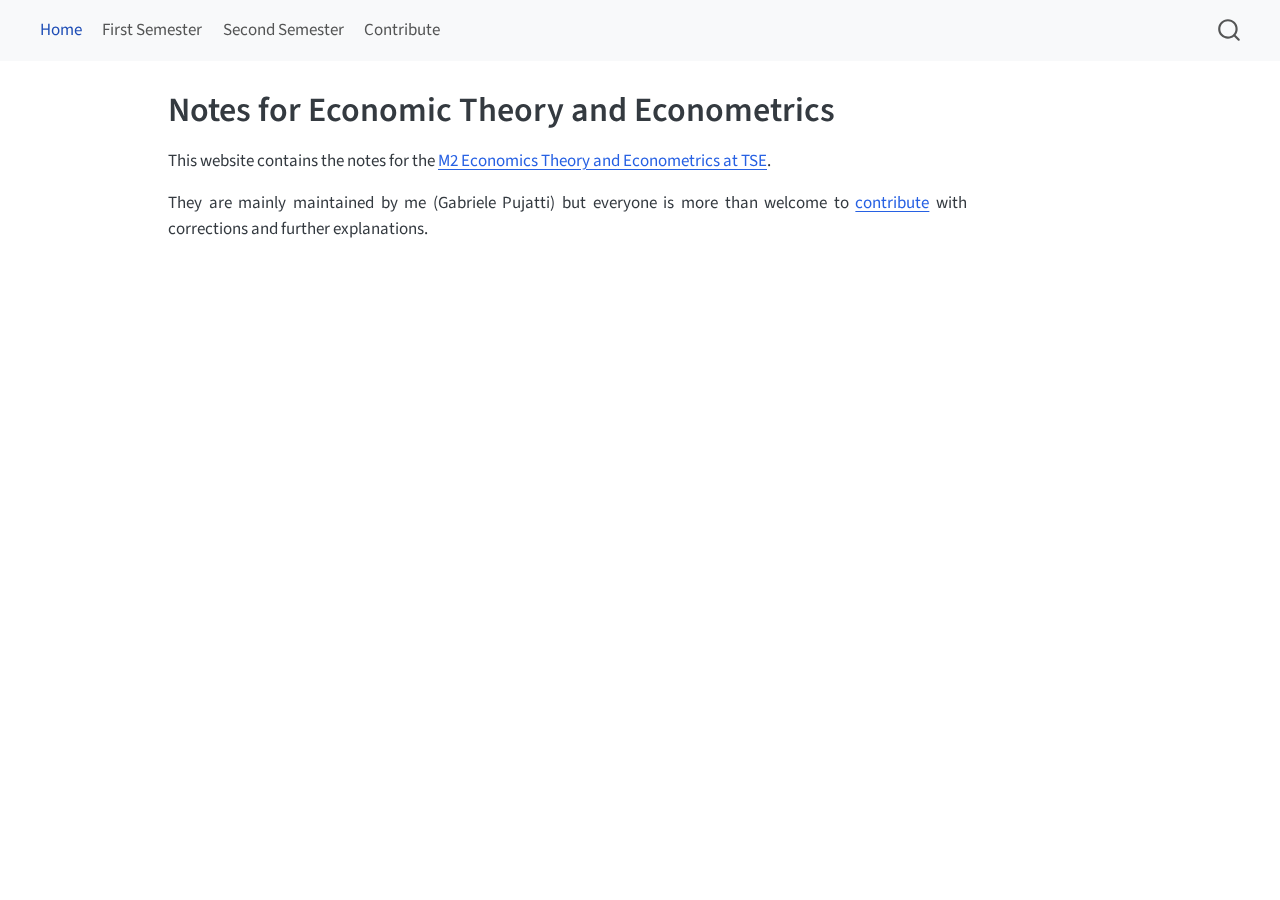
<file: docs/index.html>
<!DOCTYPE html>
<html xmlns="http://www.w3.org/1999/xhtml" lang="en" xml:lang="en"><head>

<meta charset="utf-8">
<meta name="generator" content="quarto-1.5.47">

<meta name="viewport" content="width=device-width, initial-scale=1.0, user-scalable=yes">


<title>Notes for Economic Theory and Econometrics – ETE Notes</title>
<style>
code{white-space: pre-wrap;}
span.smallcaps{font-variant: small-caps;}
div.columns{display: flex; gap: min(4vw, 1.5em);}
div.column{flex: auto; overflow-x: auto;}
div.hanging-indent{margin-left: 1.5em; text-indent: -1.5em;}
ul.task-list{list-style: none;}
ul.task-list li input[type="checkbox"] {
  width: 0.8em;
  margin: 0 0.8em 0.2em -1em; /* quarto-specific, see https://github.com/quarto-dev/quarto-cli/issues/4556 */ 
  vertical-align: middle;
}
</style>


<script src="site_libs/quarto-nav/quarto-nav.js"></script>
<script src="site_libs/quarto-nav/headroom.min.js"></script>
<script src="site_libs/clipboard/clipboard.min.js"></script>
<script src="site_libs/quarto-search/autocomplete.umd.js"></script>
<script src="site_libs/quarto-search/fuse.min.js"></script>
<script src="site_libs/quarto-search/quarto-search.js"></script>
<meta name="quarto:offset" content="./">
<script src="site_libs/quarto-html/quarto.js"></script>
<script src="site_libs/quarto-html/popper.min.js"></script>
<script src="site_libs/quarto-html/tippy.umd.min.js"></script>
<script src="site_libs/quarto-html/anchor.min.js"></script>
<link href="site_libs/quarto-html/tippy.css" rel="stylesheet">
<link href="site_libs/quarto-html/quarto-syntax-highlighting.css" rel="stylesheet" id="quarto-text-highlighting-styles">
<script src="site_libs/bootstrap/bootstrap.min.js"></script>
<link href="site_libs/bootstrap/bootstrap-icons.css" rel="stylesheet">
<link href="site_libs/bootstrap/bootstrap.min.css" rel="stylesheet" id="quarto-bootstrap" data-mode="light">
<script id="quarto-search-options" type="application/json">{
  "location": "navbar",
  "copy-button": false,
  "collapse-after": 3,
  "panel-placement": "end",
  "type": "overlay",
  "limit": 50,
  "keyboard-shortcut": [
    "f",
    "/",
    "s"
  ],
  "show-item-context": false,
  "language": {
    "search-no-results-text": "No results",
    "search-matching-documents-text": "matching documents",
    "search-copy-link-title": "Copy link to search",
    "search-hide-matches-text": "Hide additional matches",
    "search-more-match-text": "more match in this document",
    "search-more-matches-text": "more matches in this document",
    "search-clear-button-title": "Clear",
    "search-text-placeholder": "",
    "search-detached-cancel-button-title": "Cancel",
    "search-submit-button-title": "Submit",
    "search-label": "Search"
  }
}</script>


<link rel="stylesheet" href="styles.css">
</head>

<body class="nav-fixed">

<div id="quarto-search-results"></div>
  <header id="quarto-header" class="headroom fixed-top">
    <nav class="navbar navbar-expand-lg " data-bs-theme="dark">
      <div class="navbar-container container-fluid">
            <div id="quarto-search" class="" title="Search"></div>
          <button class="navbar-toggler" type="button" data-bs-toggle="collapse" data-bs-target="#navbarCollapse" aria-controls="navbarCollapse" role="menu" aria-expanded="false" aria-label="Toggle navigation" onclick="if (window.quartoToggleHeadroom) { window.quartoToggleHeadroom(); }">
  <span class="navbar-toggler-icon"></span>
</button>
          <div class="collapse navbar-collapse" id="navbarCollapse">
            <ul class="navbar-nav navbar-nav-scroll me-auto">
  <li class="nav-item">
    <a class="nav-link active" href="./index.html" aria-current="page"> 
<span class="menu-text">Home</span></a>
  </li>  
  <li class="nav-item">
    <a class="nav-link" href="./first_semester/index.html"> 
<span class="menu-text">First Semester</span></a>
  </li>  
  <li class="nav-item">
    <a class="nav-link" href="./second_semester/index.html"> 
<span class="menu-text">Second Semester</span></a>
  </li>  
  <li class="nav-item">
    <a class="nav-link" href="./contribute.html"> 
<span class="menu-text">Contribute</span></a>
  </li>  
</ul>
          </div> <!-- /navcollapse -->
            <div class="quarto-navbar-tools">
</div>
      </div> <!-- /container-fluid -->
    </nav>
</header>
<!-- content -->
<div id="quarto-content" class="quarto-container page-columns page-rows-contents page-layout-article page-navbar">
<!-- sidebar -->
<!-- margin-sidebar -->
    <div id="quarto-margin-sidebar" class="sidebar margin-sidebar zindex-bottom">
        
    </div>
<!-- main -->
<main class="content" id="quarto-document-content">

<header id="title-block-header" class="quarto-title-block default">
<div class="quarto-title">
<h1 class="title">Notes for Economic Theory and Econometrics</h1>
</div>



<div class="quarto-title-meta">

    
  
    
  </div>
  


</header>


<p>This website contains the notes for the <a href="https://www.tse-fr.eu/master-economic-theory-and-econometrics">M2 Economics Theory and Econometrics at TSE</a>.</p>
<p>They are mainly maintained by me (Gabriele Pujatti) but everyone is more than welcome to <a href="./contribute.html">contribute</a> with corrections and further explanations.</p>



</main> <!-- /main -->
<script id="quarto-html-after-body" type="application/javascript">
window.document.addEventListener("DOMContentLoaded", function (event) {
  const toggleBodyColorMode = (bsSheetEl) => {
    const mode = bsSheetEl.getAttribute("data-mode");
    const bodyEl = window.document.querySelector("body");
    if (mode === "dark") {
      bodyEl.classList.add("quarto-dark");
      bodyEl.classList.remove("quarto-light");
    } else {
      bodyEl.classList.add("quarto-light");
      bodyEl.classList.remove("quarto-dark");
    }
  }
  const toggleBodyColorPrimary = () => {
    const bsSheetEl = window.document.querySelector("link#quarto-bootstrap");
    if (bsSheetEl) {
      toggleBodyColorMode(bsSheetEl);
    }
  }
  toggleBodyColorPrimary();  
  const icon = "";
  const anchorJS = new window.AnchorJS();
  anchorJS.options = {
    placement: 'right',
    icon: icon
  };
  anchorJS.add('.anchored');
  const isCodeAnnotation = (el) => {
    for (const clz of el.classList) {
      if (clz.startsWith('code-annotation-')) {                     
        return true;
      }
    }
    return false;
  }
  const onCopySuccess = function(e) {
    // button target
    const button = e.trigger;
    // don't keep focus
    button.blur();
    // flash "checked"
    button.classList.add('code-copy-button-checked');
    var currentTitle = button.getAttribute("title");
    button.setAttribute("title", "Copied!");
    let tooltip;
    if (window.bootstrap) {
      button.setAttribute("data-bs-toggle", "tooltip");
      button.setAttribute("data-bs-placement", "left");
      button.setAttribute("data-bs-title", "Copied!");
      tooltip = new bootstrap.Tooltip(button, 
        { trigger: "manual", 
          customClass: "code-copy-button-tooltip",
          offset: [0, -8]});
      tooltip.show();    
    }
    setTimeout(function() {
      if (tooltip) {
        tooltip.hide();
        button.removeAttribute("data-bs-title");
        button.removeAttribute("data-bs-toggle");
        button.removeAttribute("data-bs-placement");
      }
      button.setAttribute("title", currentTitle);
      button.classList.remove('code-copy-button-checked');
    }, 1000);
    // clear code selection
    e.clearSelection();
  }
  const getTextToCopy = function(trigger) {
      const codeEl = trigger.previousElementSibling.cloneNode(true);
      for (const childEl of codeEl.children) {
        if (isCodeAnnotation(childEl)) {
          childEl.remove();
        }
      }
      return codeEl.innerText;
  }
  const clipboard = new window.ClipboardJS('.code-copy-button:not([data-in-quarto-modal])', {
    text: getTextToCopy
  });
  clipboard.on('success', onCopySuccess);
  if (window.document.getElementById('quarto-embedded-source-code-modal')) {
    // For code content inside modals, clipBoardJS needs to be initialized with a container option
    // TODO: Check when it could be a function (https://github.com/zenorocha/clipboard.js/issues/860)
    const clipboardModal = new window.ClipboardJS('.code-copy-button[data-in-quarto-modal]', {
      text: getTextToCopy,
      container: window.document.getElementById('quarto-embedded-source-code-modal')
    });
    clipboardModal.on('success', onCopySuccess);
  }
    var localhostRegex = new RegExp(/^(?:http|https):\/\/localhost\:?[0-9]*\//);
    var mailtoRegex = new RegExp(/^mailto:/);
      var filterRegex = new RegExp('/' + window.location.host + '/');
    var isInternal = (href) => {
        return filterRegex.test(href) || localhostRegex.test(href) || mailtoRegex.test(href);
    }
    // Inspect non-navigation links and adorn them if external
 	var links = window.document.querySelectorAll('a[href]:not(.nav-link):not(.navbar-brand):not(.toc-action):not(.sidebar-link):not(.sidebar-item-toggle):not(.pagination-link):not(.no-external):not([aria-hidden]):not(.dropdown-item):not(.quarto-navigation-tool):not(.about-link)');
    for (var i=0; i<links.length; i++) {
      const link = links[i];
      if (!isInternal(link.href)) {
        // undo the damage that might have been done by quarto-nav.js in the case of
        // links that we want to consider external
        if (link.dataset.originalHref !== undefined) {
          link.href = link.dataset.originalHref;
        }
      }
    }
  function tippyHover(el, contentFn, onTriggerFn, onUntriggerFn) {
    const config = {
      allowHTML: true,
      maxWidth: 500,
      delay: 100,
      arrow: false,
      appendTo: function(el) {
          return el.parentElement;
      },
      interactive: true,
      interactiveBorder: 10,
      theme: 'quarto',
      placement: 'bottom-start',
    };
    if (contentFn) {
      config.content = contentFn;
    }
    if (onTriggerFn) {
      config.onTrigger = onTriggerFn;
    }
    if (onUntriggerFn) {
      config.onUntrigger = onUntriggerFn;
    }
    window.tippy(el, config); 
  }
  const noterefs = window.document.querySelectorAll('a[role="doc-noteref"]');
  for (var i=0; i<noterefs.length; i++) {
    const ref = noterefs[i];
    tippyHover(ref, function() {
      // use id or data attribute instead here
      let href = ref.getAttribute('data-footnote-href') || ref.getAttribute('href');
      try { href = new URL(href).hash; } catch {}
      const id = href.replace(/^#\/?/, "");
      const note = window.document.getElementById(id);
      if (note) {
        return note.innerHTML;
      } else {
        return "";
      }
    });
  }
  const xrefs = window.document.querySelectorAll('a.quarto-xref');
  const processXRef = (id, note) => {
    // Strip column container classes
    const stripColumnClz = (el) => {
      el.classList.remove("page-full", "page-columns");
      if (el.children) {
        for (const child of el.children) {
          stripColumnClz(child);
        }
      }
    }
    stripColumnClz(note)
    if (id === null || id.startsWith('sec-')) {
      // Special case sections, only their first couple elements
      const container = document.createElement("div");
      if (note.children && note.children.length > 2) {
        container.appendChild(note.children[0].cloneNode(true));
        for (let i = 1; i < note.children.length; i++) {
          const child = note.children[i];
          if (child.tagName === "P" && child.innerText === "") {
            continue;
          } else {
            container.appendChild(child.cloneNode(true));
            break;
          }
        }
        if (window.Quarto?.typesetMath) {
          window.Quarto.typesetMath(container);
        }
        return container.innerHTML
      } else {
        if (window.Quarto?.typesetMath) {
          window.Quarto.typesetMath(note);
        }
        return note.innerHTML;
      }
    } else {
      // Remove any anchor links if they are present
      const anchorLink = note.querySelector('a.anchorjs-link');
      if (anchorLink) {
        anchorLink.remove();
      }
      if (window.Quarto?.typesetMath) {
        window.Quarto.typesetMath(note);
      }
      // TODO in 1.5, we should make sure this works without a callout special case
      if (note.classList.contains("callout")) {
        return note.outerHTML;
      } else {
        return note.innerHTML;
      }
    }
  }
  for (var i=0; i<xrefs.length; i++) {
    const xref = xrefs[i];
    tippyHover(xref, undefined, function(instance) {
      instance.disable();
      let url = xref.getAttribute('href');
      let hash = undefined; 
      if (url.startsWith('#')) {
        hash = url;
      } else {
        try { hash = new URL(url).hash; } catch {}
      }
      if (hash) {
        const id = hash.replace(/^#\/?/, "");
        const note = window.document.getElementById(id);
        if (note !== null) {
          try {
            const html = processXRef(id, note.cloneNode(true));
            instance.setContent(html);
          } finally {
            instance.enable();
            instance.show();
          }
        } else {
          // See if we can fetch this
          fetch(url.split('#')[0])
          .then(res => res.text())
          .then(html => {
            const parser = new DOMParser();
            const htmlDoc = parser.parseFromString(html, "text/html");
            const note = htmlDoc.getElementById(id);
            if (note !== null) {
              const html = processXRef(id, note);
              instance.setContent(html);
            } 
          }).finally(() => {
            instance.enable();
            instance.show();
          });
        }
      } else {
        // See if we can fetch a full url (with no hash to target)
        // This is a special case and we should probably do some content thinning / targeting
        fetch(url)
        .then(res => res.text())
        .then(html => {
          const parser = new DOMParser();
          const htmlDoc = parser.parseFromString(html, "text/html");
          const note = htmlDoc.querySelector('main.content');
          if (note !== null) {
            // This should only happen for chapter cross references
            // (since there is no id in the URL)
            // remove the first header
            if (note.children.length > 0 && note.children[0].tagName === "HEADER") {
              note.children[0].remove();
            }
            const html = processXRef(null, note);
            instance.setContent(html);
          } 
        }).finally(() => {
          instance.enable();
          instance.show();
        });
      }
    }, function(instance) {
    });
  }
      let selectedAnnoteEl;
      const selectorForAnnotation = ( cell, annotation) => {
        let cellAttr = 'data-code-cell="' + cell + '"';
        let lineAttr = 'data-code-annotation="' +  annotation + '"';
        const selector = 'span[' + cellAttr + '][' + lineAttr + ']';
        return selector;
      }
      const selectCodeLines = (annoteEl) => {
        const doc = window.document;
        const targetCell = annoteEl.getAttribute("data-target-cell");
        const targetAnnotation = annoteEl.getAttribute("data-target-annotation");
        const annoteSpan = window.document.querySelector(selectorForAnnotation(targetCell, targetAnnotation));
        const lines = annoteSpan.getAttribute("data-code-lines").split(",");
        const lineIds = lines.map((line) => {
          return targetCell + "-" + line;
        })
        let top = null;
        let height = null;
        let parent = null;
        if (lineIds.length > 0) {
            //compute the position of the single el (top and bottom and make a div)
            const el = window.document.getElementById(lineIds[0]);
            top = el.offsetTop;
            height = el.offsetHeight;
            parent = el.parentElement.parentElement;
          if (lineIds.length > 1) {
            const lastEl = window.document.getElementById(lineIds[lineIds.length - 1]);
            const bottom = lastEl.offsetTop + lastEl.offsetHeight;
            height = bottom - top;
          }
          if (top !== null && height !== null && parent !== null) {
            // cook up a div (if necessary) and position it 
            let div = window.document.getElementById("code-annotation-line-highlight");
            if (div === null) {
              div = window.document.createElement("div");
              div.setAttribute("id", "code-annotation-line-highlight");
              div.style.position = 'absolute';
              parent.appendChild(div);
            }
            div.style.top = top - 2 + "px";
            div.style.height = height + 4 + "px";
            div.style.left = 0;
            let gutterDiv = window.document.getElementById("code-annotation-line-highlight-gutter");
            if (gutterDiv === null) {
              gutterDiv = window.document.createElement("div");
              gutterDiv.setAttribute("id", "code-annotation-line-highlight-gutter");
              gutterDiv.style.position = 'absolute';
              const codeCell = window.document.getElementById(targetCell);
              const gutter = codeCell.querySelector('.code-annotation-gutter');
              gutter.appendChild(gutterDiv);
            }
            gutterDiv.style.top = top - 2 + "px";
            gutterDiv.style.height = height + 4 + "px";
          }
          selectedAnnoteEl = annoteEl;
        }
      };
      const unselectCodeLines = () => {
        const elementsIds = ["code-annotation-line-highlight", "code-annotation-line-highlight-gutter"];
        elementsIds.forEach((elId) => {
          const div = window.document.getElementById(elId);
          if (div) {
            div.remove();
          }
        });
        selectedAnnoteEl = undefined;
      };
        // Handle positioning of the toggle
    window.addEventListener(
      "resize",
      throttle(() => {
        elRect = undefined;
        if (selectedAnnoteEl) {
          selectCodeLines(selectedAnnoteEl);
        }
      }, 10)
    );
    function throttle(fn, ms) {
    let throttle = false;
    let timer;
      return (...args) => {
        if(!throttle) { // first call gets through
            fn.apply(this, args);
            throttle = true;
        } else { // all the others get throttled
            if(timer) clearTimeout(timer); // cancel #2
            timer = setTimeout(() => {
              fn.apply(this, args);
              timer = throttle = false;
            }, ms);
        }
      };
    }
      // Attach click handler to the DT
      const annoteDls = window.document.querySelectorAll('dt[data-target-cell]');
      for (const annoteDlNode of annoteDls) {
        annoteDlNode.addEventListener('click', (event) => {
          const clickedEl = event.target;
          if (clickedEl !== selectedAnnoteEl) {
            unselectCodeLines();
            const activeEl = window.document.querySelector('dt[data-target-cell].code-annotation-active');
            if (activeEl) {
              activeEl.classList.remove('code-annotation-active');
            }
            selectCodeLines(clickedEl);
            clickedEl.classList.add('code-annotation-active');
          } else {
            // Unselect the line
            unselectCodeLines();
            clickedEl.classList.remove('code-annotation-active');
          }
        });
      }
  const findCites = (el) => {
    const parentEl = el.parentElement;
    if (parentEl) {
      const cites = parentEl.dataset.cites;
      if (cites) {
        return {
          el,
          cites: cites.split(' ')
        };
      } else {
        return findCites(el.parentElement)
      }
    } else {
      return undefined;
    }
  };
  var bibliorefs = window.document.querySelectorAll('a[role="doc-biblioref"]');
  for (var i=0; i<bibliorefs.length; i++) {
    const ref = bibliorefs[i];
    const citeInfo = findCites(ref);
    if (citeInfo) {
      tippyHover(citeInfo.el, function() {
        var popup = window.document.createElement('div');
        citeInfo.cites.forEach(function(cite) {
          var citeDiv = window.document.createElement('div');
          citeDiv.classList.add('hanging-indent');
          citeDiv.classList.add('csl-entry');
          var biblioDiv = window.document.getElementById('ref-' + cite);
          if (biblioDiv) {
            citeDiv.innerHTML = biblioDiv.innerHTML;
          }
          popup.appendChild(citeDiv);
        });
        return popup.innerHTML;
      });
    }
  }
});
</script>
</div> <!-- /content -->




</body></html>
</file>
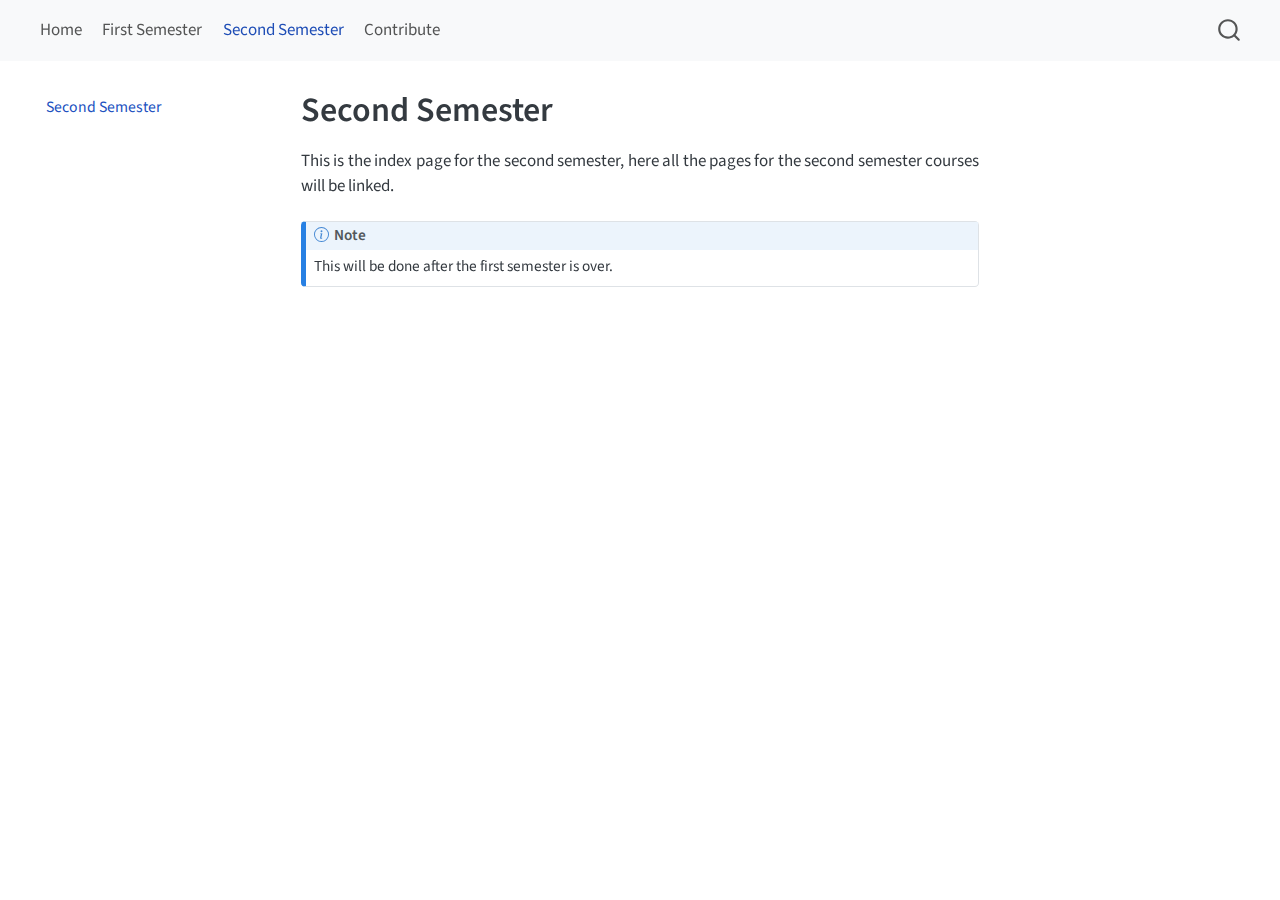
<file: docs/second_semester/index.html>
<!DOCTYPE html>
<html xmlns="http://www.w3.org/1999/xhtml" lang="en" xml:lang="en"><head>

<meta charset="utf-8">
<meta name="generator" content="quarto-1.5.47">

<meta name="viewport" content="width=device-width, initial-scale=1.0, user-scalable=yes">


<title>Second Semester – ETE Notes</title>
<style>
code{white-space: pre-wrap;}
span.smallcaps{font-variant: small-caps;}
div.columns{display: flex; gap: min(4vw, 1.5em);}
div.column{flex: auto; overflow-x: auto;}
div.hanging-indent{margin-left: 1.5em; text-indent: -1.5em;}
ul.task-list{list-style: none;}
ul.task-list li input[type="checkbox"] {
  width: 0.8em;
  margin: 0 0.8em 0.2em -1em; /* quarto-specific, see https://github.com/quarto-dev/quarto-cli/issues/4556 */ 
  vertical-align: middle;
}
</style>


<script src="../site_libs/quarto-nav/quarto-nav.js"></script>
<script src="../site_libs/quarto-nav/headroom.min.js"></script>
<script src="../site_libs/clipboard/clipboard.min.js"></script>
<script src="../site_libs/quarto-search/autocomplete.umd.js"></script>
<script src="../site_libs/quarto-search/fuse.min.js"></script>
<script src="../site_libs/quarto-search/quarto-search.js"></script>
<meta name="quarto:offset" content="../">
<script src="../site_libs/quarto-html/quarto.js"></script>
<script src="../site_libs/quarto-html/popper.min.js"></script>
<script src="../site_libs/quarto-html/tippy.umd.min.js"></script>
<script src="../site_libs/quarto-html/anchor.min.js"></script>
<link href="../site_libs/quarto-html/tippy.css" rel="stylesheet">
<link href="../site_libs/quarto-html/quarto-syntax-highlighting.css" rel="stylesheet" id="quarto-text-highlighting-styles">
<script src="../site_libs/bootstrap/bootstrap.min.js"></script>
<link href="../site_libs/bootstrap/bootstrap-icons.css" rel="stylesheet">
<link href="../site_libs/bootstrap/bootstrap.min.css" rel="stylesheet" id="quarto-bootstrap" data-mode="light">
<script id="quarto-search-options" type="application/json">{
  "location": "navbar",
  "copy-button": false,
  "collapse-after": 3,
  "panel-placement": "end",
  "type": "overlay",
  "limit": 50,
  "keyboard-shortcut": [
    "f",
    "/",
    "s"
  ],
  "show-item-context": false,
  "language": {
    "search-no-results-text": "No results",
    "search-matching-documents-text": "matching documents",
    "search-copy-link-title": "Copy link to search",
    "search-hide-matches-text": "Hide additional matches",
    "search-more-match-text": "more match in this document",
    "search-more-matches-text": "more matches in this document",
    "search-clear-button-title": "Clear",
    "search-text-placeholder": "",
    "search-detached-cancel-button-title": "Cancel",
    "search-submit-button-title": "Submit",
    "search-label": "Search"
  }
}</script>


<link rel="stylesheet" href="../styles.css">
</head>

<body class="nav-sidebar floating nav-fixed">

<div id="quarto-search-results"></div>
  <header id="quarto-header" class="headroom fixed-top">
    <nav class="navbar navbar-expand-lg " data-bs-theme="dark">
      <div class="navbar-container container-fluid">
            <div id="quarto-search" class="" title="Search"></div>
          <button class="navbar-toggler" type="button" data-bs-toggle="collapse" data-bs-target="#navbarCollapse" aria-controls="navbarCollapse" role="menu" aria-expanded="false" aria-label="Toggle navigation" onclick="if (window.quartoToggleHeadroom) { window.quartoToggleHeadroom(); }">
  <span class="navbar-toggler-icon"></span>
</button>
          <div class="collapse navbar-collapse" id="navbarCollapse">
            <ul class="navbar-nav navbar-nav-scroll me-auto">
  <li class="nav-item">
    <a class="nav-link" href="../index.html"> 
<span class="menu-text">Home</span></a>
  </li>  
  <li class="nav-item">
    <a class="nav-link" href="../first_semester/index.html"> 
<span class="menu-text">First Semester</span></a>
  </li>  
  <li class="nav-item">
    <a class="nav-link active" href="../second_semester/index.html" aria-current="page"> 
<span class="menu-text">Second Semester</span></a>
  </li>  
  <li class="nav-item">
    <a class="nav-link" href="../contribute.html"> 
<span class="menu-text">Contribute</span></a>
  </li>  
</ul>
          </div> <!-- /navcollapse -->
            <div class="quarto-navbar-tools">
</div>
      </div> <!-- /container-fluid -->
    </nav>
  <nav class="quarto-secondary-nav">
    <div class="container-fluid d-flex">
      <button type="button" class="quarto-btn-toggle btn" data-bs-toggle="collapse" role="button" data-bs-target=".quarto-sidebar-collapse-item" aria-controls="quarto-sidebar" aria-expanded="false" aria-label="Toggle sidebar navigation" onclick="if (window.quartoToggleHeadroom) { window.quartoToggleHeadroom(); }">
        <i class="bi bi-layout-text-sidebar-reverse"></i>
      </button>
        <nav class="quarto-page-breadcrumbs" aria-label="breadcrumb"><ol class="breadcrumb"><li class="breadcrumb-item"><a href="../second_semester/index.html">Second Semester</a></li></ol></nav>
        <a class="flex-grow-1" role="navigation" data-bs-toggle="collapse" data-bs-target=".quarto-sidebar-collapse-item" aria-controls="quarto-sidebar" aria-expanded="false" aria-label="Toggle sidebar navigation" onclick="if (window.quartoToggleHeadroom) { window.quartoToggleHeadroom(); }">      
        </a>
    </div>
  </nav>
</header>
<!-- content -->
<div id="quarto-content" class="quarto-container page-columns page-rows-contents page-layout-article page-navbar">
<!-- sidebar -->
  <nav id="quarto-sidebar" class="sidebar collapse collapse-horizontal quarto-sidebar-collapse-item sidebar-navigation floating overflow-auto">
    <div class="sidebar-menu-container"> 
    <ul class="list-unstyled mt-1">
        <li class="sidebar-item">
  <div class="sidebar-item-container"> 
  <a href="../second_semester/index.html" class="sidebar-item-text sidebar-link active">
 <span class="menu-text">Second Semester</span></a>
  </div>
</li>
    </ul>
    </div>
</nav>
<div id="quarto-sidebar-glass" class="quarto-sidebar-collapse-item" data-bs-toggle="collapse" data-bs-target=".quarto-sidebar-collapse-item"></div>
<!-- margin-sidebar -->
    <div id="quarto-margin-sidebar" class="sidebar margin-sidebar zindex-bottom">
        
    </div>
<!-- main -->
<main class="content" id="quarto-document-content">

<header id="title-block-header" class="quarto-title-block default">
<div class="quarto-title">
<h1 class="title">Second Semester</h1>
</div>



<div class="quarto-title-meta">

    
  
    
  </div>
  


</header>


<p>This is the index page for the second semester, here all the pages for the second semester courses will be linked.</p>
<div class="callout callout-style-default callout-note callout-titled">
<div class="callout-header d-flex align-content-center">
<div class="callout-icon-container">
<i class="callout-icon"></i>
</div>
<div class="callout-title-container flex-fill">
Note
</div>
</div>
<div class="callout-body-container callout-body">
<p>This will be done after the first semester is over.</p>
</div>
</div>



</main> <!-- /main -->
<script id="quarto-html-after-body" type="application/javascript">
window.document.addEventListener("DOMContentLoaded", function (event) {
  const toggleBodyColorMode = (bsSheetEl) => {
    const mode = bsSheetEl.getAttribute("data-mode");
    const bodyEl = window.document.querySelector("body");
    if (mode === "dark") {
      bodyEl.classList.add("quarto-dark");
      bodyEl.classList.remove("quarto-light");
    } else {
      bodyEl.classList.add("quarto-light");
      bodyEl.classList.remove("quarto-dark");
    }
  }
  const toggleBodyColorPrimary = () => {
    const bsSheetEl = window.document.querySelector("link#quarto-bootstrap");
    if (bsSheetEl) {
      toggleBodyColorMode(bsSheetEl);
    }
  }
  toggleBodyColorPrimary();  
  const icon = "";
  const anchorJS = new window.AnchorJS();
  anchorJS.options = {
    placement: 'right',
    icon: icon
  };
  anchorJS.add('.anchored');
  const isCodeAnnotation = (el) => {
    for (const clz of el.classList) {
      if (clz.startsWith('code-annotation-')) {                     
        return true;
      }
    }
    return false;
  }
  const onCopySuccess = function(e) {
    // button target
    const button = e.trigger;
    // don't keep focus
    button.blur();
    // flash "checked"
    button.classList.add('code-copy-button-checked');
    var currentTitle = button.getAttribute("title");
    button.setAttribute("title", "Copied!");
    let tooltip;
    if (window.bootstrap) {
      button.setAttribute("data-bs-toggle", "tooltip");
      button.setAttribute("data-bs-placement", "left");
      button.setAttribute("data-bs-title", "Copied!");
      tooltip = new bootstrap.Tooltip(button, 
        { trigger: "manual", 
          customClass: "code-copy-button-tooltip",
          offset: [0, -8]});
      tooltip.show();    
    }
    setTimeout(function() {
      if (tooltip) {
        tooltip.hide();
        button.removeAttribute("data-bs-title");
        button.removeAttribute("data-bs-toggle");
        button.removeAttribute("data-bs-placement");
      }
      button.setAttribute("title", currentTitle);
      button.classList.remove('code-copy-button-checked');
    }, 1000);
    // clear code selection
    e.clearSelection();
  }
  const getTextToCopy = function(trigger) {
      const codeEl = trigger.previousElementSibling.cloneNode(true);
      for (const childEl of codeEl.children) {
        if (isCodeAnnotation(childEl)) {
          childEl.remove();
        }
      }
      return codeEl.innerText;
  }
  const clipboard = new window.ClipboardJS('.code-copy-button:not([data-in-quarto-modal])', {
    text: getTextToCopy
  });
  clipboard.on('success', onCopySuccess);
  if (window.document.getElementById('quarto-embedded-source-code-modal')) {
    // For code content inside modals, clipBoardJS needs to be initialized with a container option
    // TODO: Check when it could be a function (https://github.com/zenorocha/clipboard.js/issues/860)
    const clipboardModal = new window.ClipboardJS('.code-copy-button[data-in-quarto-modal]', {
      text: getTextToCopy,
      container: window.document.getElementById('quarto-embedded-source-code-modal')
    });
    clipboardModal.on('success', onCopySuccess);
  }
    var localhostRegex = new RegExp(/^(?:http|https):\/\/localhost\:?[0-9]*\//);
    var mailtoRegex = new RegExp(/^mailto:/);
      var filterRegex = new RegExp('/' + window.location.host + '/');
    var isInternal = (href) => {
        return filterRegex.test(href) || localhostRegex.test(href) || mailtoRegex.test(href);
    }
    // Inspect non-navigation links and adorn them if external
 	var links = window.document.querySelectorAll('a[href]:not(.nav-link):not(.navbar-brand):not(.toc-action):not(.sidebar-link):not(.sidebar-item-toggle):not(.pagination-link):not(.no-external):not([aria-hidden]):not(.dropdown-item):not(.quarto-navigation-tool):not(.about-link)');
    for (var i=0; i<links.length; i++) {
      const link = links[i];
      if (!isInternal(link.href)) {
        // undo the damage that might have been done by quarto-nav.js in the case of
        // links that we want to consider external
        if (link.dataset.originalHref !== undefined) {
          link.href = link.dataset.originalHref;
        }
      }
    }
  function tippyHover(el, contentFn, onTriggerFn, onUntriggerFn) {
    const config = {
      allowHTML: true,
      maxWidth: 500,
      delay: 100,
      arrow: false,
      appendTo: function(el) {
          return el.parentElement;
      },
      interactive: true,
      interactiveBorder: 10,
      theme: 'quarto',
      placement: 'bottom-start',
    };
    if (contentFn) {
      config.content = contentFn;
    }
    if (onTriggerFn) {
      config.onTrigger = onTriggerFn;
    }
    if (onUntriggerFn) {
      config.onUntrigger = onUntriggerFn;
    }
    window.tippy(el, config); 
  }
  const noterefs = window.document.querySelectorAll('a[role="doc-noteref"]');
  for (var i=0; i<noterefs.length; i++) {
    const ref = noterefs[i];
    tippyHover(ref, function() {
      // use id or data attribute instead here
      let href = ref.getAttribute('data-footnote-href') || ref.getAttribute('href');
      try { href = new URL(href).hash; } catch {}
      const id = href.replace(/^#\/?/, "");
      const note = window.document.getElementById(id);
      if (note) {
        return note.innerHTML;
      } else {
        return "";
      }
    });
  }
  const xrefs = window.document.querySelectorAll('a.quarto-xref');
  const processXRef = (id, note) => {
    // Strip column container classes
    const stripColumnClz = (el) => {
      el.classList.remove("page-full", "page-columns");
      if (el.children) {
        for (const child of el.children) {
          stripColumnClz(child);
        }
      }
    }
    stripColumnClz(note)
    if (id === null || id.startsWith('sec-')) {
      // Special case sections, only their first couple elements
      const container = document.createElement("div");
      if (note.children && note.children.length > 2) {
        container.appendChild(note.children[0].cloneNode(true));
        for (let i = 1; i < note.children.length; i++) {
          const child = note.children[i];
          if (child.tagName === "P" && child.innerText === "") {
            continue;
          } else {
            container.appendChild(child.cloneNode(true));
            break;
          }
        }
        if (window.Quarto?.typesetMath) {
          window.Quarto.typesetMath(container);
        }
        return container.innerHTML
      } else {
        if (window.Quarto?.typesetMath) {
          window.Quarto.typesetMath(note);
        }
        return note.innerHTML;
      }
    } else {
      // Remove any anchor links if they are present
      const anchorLink = note.querySelector('a.anchorjs-link');
      if (anchorLink) {
        anchorLink.remove();
      }
      if (window.Quarto?.typesetMath) {
        window.Quarto.typesetMath(note);
      }
      // TODO in 1.5, we should make sure this works without a callout special case
      if (note.classList.contains("callout")) {
        return note.outerHTML;
      } else {
        return note.innerHTML;
      }
    }
  }
  for (var i=0; i<xrefs.length; i++) {
    const xref = xrefs[i];
    tippyHover(xref, undefined, function(instance) {
      instance.disable();
      let url = xref.getAttribute('href');
      let hash = undefined; 
      if (url.startsWith('#')) {
        hash = url;
      } else {
        try { hash = new URL(url).hash; } catch {}
      }
      if (hash) {
        const id = hash.replace(/^#\/?/, "");
        const note = window.document.getElementById(id);
        if (note !== null) {
          try {
            const html = processXRef(id, note.cloneNode(true));
            instance.setContent(html);
          } finally {
            instance.enable();
            instance.show();
          }
        } else {
          // See if we can fetch this
          fetch(url.split('#')[0])
          .then(res => res.text())
          .then(html => {
            const parser = new DOMParser();
            const htmlDoc = parser.parseFromString(html, "text/html");
            const note = htmlDoc.getElementById(id);
            if (note !== null) {
              const html = processXRef(id, note);
              instance.setContent(html);
            } 
          }).finally(() => {
            instance.enable();
            instance.show();
          });
        }
      } else {
        // See if we can fetch a full url (with no hash to target)
        // This is a special case and we should probably do some content thinning / targeting
        fetch(url)
        .then(res => res.text())
        .then(html => {
          const parser = new DOMParser();
          const htmlDoc = parser.parseFromString(html, "text/html");
          const note = htmlDoc.querySelector('main.content');
          if (note !== null) {
            // This should only happen for chapter cross references
            // (since there is no id in the URL)
            // remove the first header
            if (note.children.length > 0 && note.children[0].tagName === "HEADER") {
              note.children[0].remove();
            }
            const html = processXRef(null, note);
            instance.setContent(html);
          } 
        }).finally(() => {
          instance.enable();
          instance.show();
        });
      }
    }, function(instance) {
    });
  }
      let selectedAnnoteEl;
      const selectorForAnnotation = ( cell, annotation) => {
        let cellAttr = 'data-code-cell="' + cell + '"';
        let lineAttr = 'data-code-annotation="' +  annotation + '"';
        const selector = 'span[' + cellAttr + '][' + lineAttr + ']';
        return selector;
      }
      const selectCodeLines = (annoteEl) => {
        const doc = window.document;
        const targetCell = annoteEl.getAttribute("data-target-cell");
        const targetAnnotation = annoteEl.getAttribute("data-target-annotation");
        const annoteSpan = window.document.querySelector(selectorForAnnotation(targetCell, targetAnnotation));
        const lines = annoteSpan.getAttribute("data-code-lines").split(",");
        const lineIds = lines.map((line) => {
          return targetCell + "-" + line;
        })
        let top = null;
        let height = null;
        let parent = null;
        if (lineIds.length > 0) {
            //compute the position of the single el (top and bottom and make a div)
            const el = window.document.getElementById(lineIds[0]);
            top = el.offsetTop;
            height = el.offsetHeight;
            parent = el.parentElement.parentElement;
          if (lineIds.length > 1) {
            const lastEl = window.document.getElementById(lineIds[lineIds.length - 1]);
            const bottom = lastEl.offsetTop + lastEl.offsetHeight;
            height = bottom - top;
          }
          if (top !== null && height !== null && parent !== null) {
            // cook up a div (if necessary) and position it 
            let div = window.document.getElementById("code-annotation-line-highlight");
            if (div === null) {
              div = window.document.createElement("div");
              div.setAttribute("id", "code-annotation-line-highlight");
              div.style.position = 'absolute';
              parent.appendChild(div);
            }
            div.style.top = top - 2 + "px";
            div.style.height = height + 4 + "px";
            div.style.left = 0;
            let gutterDiv = window.document.getElementById("code-annotation-line-highlight-gutter");
            if (gutterDiv === null) {
              gutterDiv = window.document.createElement("div");
              gutterDiv.setAttribute("id", "code-annotation-line-highlight-gutter");
              gutterDiv.style.position = 'absolute';
              const codeCell = window.document.getElementById(targetCell);
              const gutter = codeCell.querySelector('.code-annotation-gutter');
              gutter.appendChild(gutterDiv);
            }
            gutterDiv.style.top = top - 2 + "px";
            gutterDiv.style.height = height + 4 + "px";
          }
          selectedAnnoteEl = annoteEl;
        }
      };
      const unselectCodeLines = () => {
        const elementsIds = ["code-annotation-line-highlight", "code-annotation-line-highlight-gutter"];
        elementsIds.forEach((elId) => {
          const div = window.document.getElementById(elId);
          if (div) {
            div.remove();
          }
        });
        selectedAnnoteEl = undefined;
      };
        // Handle positioning of the toggle
    window.addEventListener(
      "resize",
      throttle(() => {
        elRect = undefined;
        if (selectedAnnoteEl) {
          selectCodeLines(selectedAnnoteEl);
        }
      }, 10)
    );
    function throttle(fn, ms) {
    let throttle = false;
    let timer;
      return (...args) => {
        if(!throttle) { // first call gets through
            fn.apply(this, args);
            throttle = true;
        } else { // all the others get throttled
            if(timer) clearTimeout(timer); // cancel #2
            timer = setTimeout(() => {
              fn.apply(this, args);
              timer = throttle = false;
            }, ms);
        }
      };
    }
      // Attach click handler to the DT
      const annoteDls = window.document.querySelectorAll('dt[data-target-cell]');
      for (const annoteDlNode of annoteDls) {
        annoteDlNode.addEventListener('click', (event) => {
          const clickedEl = event.target;
          if (clickedEl !== selectedAnnoteEl) {
            unselectCodeLines();
            const activeEl = window.document.querySelector('dt[data-target-cell].code-annotation-active');
            if (activeEl) {
              activeEl.classList.remove('code-annotation-active');
            }
            selectCodeLines(clickedEl);
            clickedEl.classList.add('code-annotation-active');
          } else {
            // Unselect the line
            unselectCodeLines();
            clickedEl.classList.remove('code-annotation-active');
          }
        });
      }
  const findCites = (el) => {
    const parentEl = el.parentElement;
    if (parentEl) {
      const cites = parentEl.dataset.cites;
      if (cites) {
        return {
          el,
          cites: cites.split(' ')
        };
      } else {
        return findCites(el.parentElement)
      }
    } else {
      return undefined;
    }
  };
  var bibliorefs = window.document.querySelectorAll('a[role="doc-biblioref"]');
  for (var i=0; i<bibliorefs.length; i++) {
    const ref = bibliorefs[i];
    const citeInfo = findCites(ref);
    if (citeInfo) {
      tippyHover(citeInfo.el, function() {
        var popup = window.document.createElement('div');
        citeInfo.cites.forEach(function(cite) {
          var citeDiv = window.document.createElement('div');
          citeDiv.classList.add('hanging-indent');
          citeDiv.classList.add('csl-entry');
          var biblioDiv = window.document.getElementById('ref-' + cite);
          if (biblioDiv) {
            citeDiv.innerHTML = biblioDiv.innerHTML;
          }
          popup.appendChild(citeDiv);
        });
        return popup.innerHTML;
      });
    }
  }
});
</script>
</div> <!-- /content -->




</body></html>
</file>
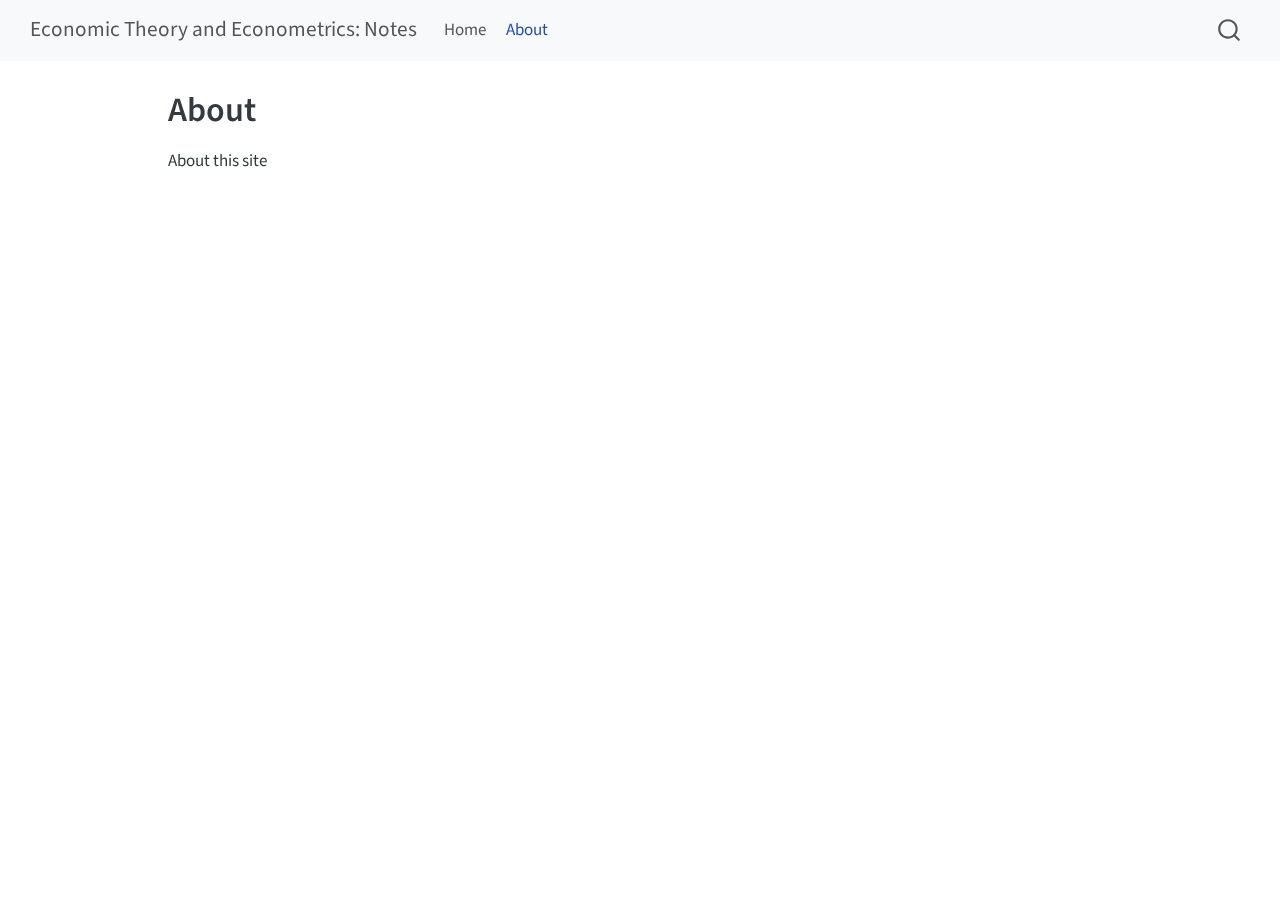
<file: docs/about.html>
<!DOCTYPE html>
<html xmlns="http://www.w3.org/1999/xhtml" lang="en" xml:lang="en"><head>

<meta charset="utf-8">
<meta name="generator" content="quarto-1.5.47">

<meta name="viewport" content="width=device-width, initial-scale=1.0, user-scalable=yes">


<title>About – Economic Theory and Econometrics: Notes</title>
<style>
code{white-space: pre-wrap;}
span.smallcaps{font-variant: small-caps;}
div.columns{display: flex; gap: min(4vw, 1.5em);}
div.column{flex: auto; overflow-x: auto;}
div.hanging-indent{margin-left: 1.5em; text-indent: -1.5em;}
ul.task-list{list-style: none;}
ul.task-list li input[type="checkbox"] {
  width: 0.8em;
  margin: 0 0.8em 0.2em -1em; /* quarto-specific, see https://github.com/quarto-dev/quarto-cli/issues/4556 */ 
  vertical-align: middle;
}
</style>


<script src="site_libs/quarto-nav/quarto-nav.js"></script>
<script src="site_libs/quarto-nav/headroom.min.js"></script>
<script src="site_libs/clipboard/clipboard.min.js"></script>
<script src="site_libs/quarto-search/autocomplete.umd.js"></script>
<script src="site_libs/quarto-search/fuse.min.js"></script>
<script src="site_libs/quarto-search/quarto-search.js"></script>
<meta name="quarto:offset" content="./">
<script src="site_libs/quarto-html/quarto.js"></script>
<script src="site_libs/quarto-html/popper.min.js"></script>
<script src="site_libs/quarto-html/tippy.umd.min.js"></script>
<script src="site_libs/quarto-html/anchor.min.js"></script>
<link href="site_libs/quarto-html/tippy.css" rel="stylesheet">
<link href="site_libs/quarto-html/quarto-syntax-highlighting.css" rel="stylesheet" id="quarto-text-highlighting-styles">
<script src="site_libs/bootstrap/bootstrap.min.js"></script>
<link href="site_libs/bootstrap/bootstrap-icons.css" rel="stylesheet">
<link href="site_libs/bootstrap/bootstrap.min.css" rel="stylesheet" id="quarto-bootstrap" data-mode="light">
<script id="quarto-search-options" type="application/json">{
  "location": "navbar",
  "copy-button": false,
  "collapse-after": 3,
  "panel-placement": "end",
  "type": "overlay",
  "limit": 50,
  "keyboard-shortcut": [
    "f",
    "/",
    "s"
  ],
  "show-item-context": false,
  "language": {
    "search-no-results-text": "No results",
    "search-matching-documents-text": "matching documents",
    "search-copy-link-title": "Copy link to search",
    "search-hide-matches-text": "Hide additional matches",
    "search-more-match-text": "more match in this document",
    "search-more-matches-text": "more matches in this document",
    "search-clear-button-title": "Clear",
    "search-text-placeholder": "",
    "search-detached-cancel-button-title": "Cancel",
    "search-submit-button-title": "Submit",
    "search-label": "Search"
  }
}</script>


<link rel="stylesheet" href="styles.css">
</head>

<body class="nav-fixed">

<div id="quarto-search-results"></div>
  <header id="quarto-header" class="headroom fixed-top">
    <nav class="navbar navbar-expand-lg " data-bs-theme="dark">
      <div class="navbar-container container-fluid">
      <div class="navbar-brand-container mx-auto">
    <a class="navbar-brand" href="./index.html">
    <span class="navbar-title">Economic Theory and Econometrics: Notes</span>
    </a>
  </div>
            <div id="quarto-search" class="" title="Search"></div>
          <button class="navbar-toggler" type="button" data-bs-toggle="collapse" data-bs-target="#navbarCollapse" aria-controls="navbarCollapse" role="menu" aria-expanded="false" aria-label="Toggle navigation" onclick="if (window.quartoToggleHeadroom) { window.quartoToggleHeadroom(); }">
  <span class="navbar-toggler-icon"></span>
</button>
          <div class="collapse navbar-collapse" id="navbarCollapse">
            <ul class="navbar-nav navbar-nav-scroll me-auto">
  <li class="nav-item">
    <a class="nav-link" href="./index.html"> 
<span class="menu-text">Home</span></a>
  </li>  
  <li class="nav-item">
    <a class="nav-link active" href="./about.html" aria-current="page"> 
<span class="menu-text">About</span></a>
  </li>  
</ul>
          </div> <!-- /navcollapse -->
            <div class="quarto-navbar-tools">
</div>
      </div> <!-- /container-fluid -->
    </nav>
</header>
<!-- content -->
<div id="quarto-content" class="quarto-container page-columns page-rows-contents page-layout-article page-navbar">
<!-- sidebar -->
<!-- margin-sidebar -->
    <div id="quarto-margin-sidebar" class="sidebar margin-sidebar zindex-bottom">
        
    </div>
<!-- main -->
<main class="content" id="quarto-document-content">

<header id="title-block-header" class="quarto-title-block default">
<div class="quarto-title">
<h1 class="title">About</h1>
</div>



<div class="quarto-title-meta">

    
  
    
  </div>
  


</header>


<p>About this site</p>



</main> <!-- /main -->
<script id="quarto-html-after-body" type="application/javascript">
window.document.addEventListener("DOMContentLoaded", function (event) {
  const toggleBodyColorMode = (bsSheetEl) => {
    const mode = bsSheetEl.getAttribute("data-mode");
    const bodyEl = window.document.querySelector("body");
    if (mode === "dark") {
      bodyEl.classList.add("quarto-dark");
      bodyEl.classList.remove("quarto-light");
    } else {
      bodyEl.classList.add("quarto-light");
      bodyEl.classList.remove("quarto-dark");
    }
  }
  const toggleBodyColorPrimary = () => {
    const bsSheetEl = window.document.querySelector("link#quarto-bootstrap");
    if (bsSheetEl) {
      toggleBodyColorMode(bsSheetEl);
    }
  }
  toggleBodyColorPrimary();  
  const icon = "";
  const anchorJS = new window.AnchorJS();
  anchorJS.options = {
    placement: 'right',
    icon: icon
  };
  anchorJS.add('.anchored');
  const isCodeAnnotation = (el) => {
    for (const clz of el.classList) {
      if (clz.startsWith('code-annotation-')) {                     
        return true;
      }
    }
    return false;
  }
  const onCopySuccess = function(e) {
    // button target
    const button = e.trigger;
    // don't keep focus
    button.blur();
    // flash "checked"
    button.classList.add('code-copy-button-checked');
    var currentTitle = button.getAttribute("title");
    button.setAttribute("title", "Copied!");
    let tooltip;
    if (window.bootstrap) {
      button.setAttribute("data-bs-toggle", "tooltip");
      button.setAttribute("data-bs-placement", "left");
      button.setAttribute("data-bs-title", "Copied!");
      tooltip = new bootstrap.Tooltip(button, 
        { trigger: "manual", 
          customClass: "code-copy-button-tooltip",
          offset: [0, -8]});
      tooltip.show();    
    }
    setTimeout(function() {
      if (tooltip) {
        tooltip.hide();
        button.removeAttribute("data-bs-title");
        button.removeAttribute("data-bs-toggle");
        button.removeAttribute("data-bs-placement");
      }
      button.setAttribute("title", currentTitle);
      button.classList.remove('code-copy-button-checked');
    }, 1000);
    // clear code selection
    e.clearSelection();
  }
  const getTextToCopy = function(trigger) {
      const codeEl = trigger.previousElementSibling.cloneNode(true);
      for (const childEl of codeEl.children) {
        if (isCodeAnnotation(childEl)) {
          childEl.remove();
        }
      }
      return codeEl.innerText;
  }
  const clipboard = new window.ClipboardJS('.code-copy-button:not([data-in-quarto-modal])', {
    text: getTextToCopy
  });
  clipboard.on('success', onCopySuccess);
  if (window.document.getElementById('quarto-embedded-source-code-modal')) {
    // For code content inside modals, clipBoardJS needs to be initialized with a container option
    // TODO: Check when it could be a function (https://github.com/zenorocha/clipboard.js/issues/860)
    const clipboardModal = new window.ClipboardJS('.code-copy-button[data-in-quarto-modal]', {
      text: getTextToCopy,
      container: window.document.getElementById('quarto-embedded-source-code-modal')
    });
    clipboardModal.on('success', onCopySuccess);
  }
    var localhostRegex = new RegExp(/^(?:http|https):\/\/localhost\:?[0-9]*\//);
    var mailtoRegex = new RegExp(/^mailto:/);
      var filterRegex = new RegExp('/' + window.location.host + '/');
    var isInternal = (href) => {
        return filterRegex.test(href) || localhostRegex.test(href) || mailtoRegex.test(href);
    }
    // Inspect non-navigation links and adorn them if external
 	var links = window.document.querySelectorAll('a[href]:not(.nav-link):not(.navbar-brand):not(.toc-action):not(.sidebar-link):not(.sidebar-item-toggle):not(.pagination-link):not(.no-external):not([aria-hidden]):not(.dropdown-item):not(.quarto-navigation-tool):not(.about-link)');
    for (var i=0; i<links.length; i++) {
      const link = links[i];
      if (!isInternal(link.href)) {
        // undo the damage that might have been done by quarto-nav.js in the case of
        // links that we want to consider external
        if (link.dataset.originalHref !== undefined) {
          link.href = link.dataset.originalHref;
        }
      }
    }
  function tippyHover(el, contentFn, onTriggerFn, onUntriggerFn) {
    const config = {
      allowHTML: true,
      maxWidth: 500,
      delay: 100,
      arrow: false,
      appendTo: function(el) {
          return el.parentElement;
      },
      interactive: true,
      interactiveBorder: 10,
      theme: 'quarto',
      placement: 'bottom-start',
    };
    if (contentFn) {
      config.content = contentFn;
    }
    if (onTriggerFn) {
      config.onTrigger = onTriggerFn;
    }
    if (onUntriggerFn) {
      config.onUntrigger = onUntriggerFn;
    }
    window.tippy(el, config); 
  }
  const noterefs = window.document.querySelectorAll('a[role="doc-noteref"]');
  for (var i=0; i<noterefs.length; i++) {
    const ref = noterefs[i];
    tippyHover(ref, function() {
      // use id or data attribute instead here
      let href = ref.getAttribute('data-footnote-href') || ref.getAttribute('href');
      try { href = new URL(href).hash; } catch {}
      const id = href.replace(/^#\/?/, "");
      const note = window.document.getElementById(id);
      if (note) {
        return note.innerHTML;
      } else {
        return "";
      }
    });
  }
  const xrefs = window.document.querySelectorAll('a.quarto-xref');
  const processXRef = (id, note) => {
    // Strip column container classes
    const stripColumnClz = (el) => {
      el.classList.remove("page-full", "page-columns");
      if (el.children) {
        for (const child of el.children) {
          stripColumnClz(child);
        }
      }
    }
    stripColumnClz(note)
    if (id === null || id.startsWith('sec-')) {
      // Special case sections, only their first couple elements
      const container = document.createElement("div");
      if (note.children && note.children.length > 2) {
        container.appendChild(note.children[0].cloneNode(true));
        for (let i = 1; i < note.children.length; i++) {
          const child = note.children[i];
          if (child.tagName === "P" && child.innerText === "") {
            continue;
          } else {
            container.appendChild(child.cloneNode(true));
            break;
          }
        }
        if (window.Quarto?.typesetMath) {
          window.Quarto.typesetMath(container);
        }
        return container.innerHTML
      } else {
        if (window.Quarto?.typesetMath) {
          window.Quarto.typesetMath(note);
        }
        return note.innerHTML;
      }
    } else {
      // Remove any anchor links if they are present
      const anchorLink = note.querySelector('a.anchorjs-link');
      if (anchorLink) {
        anchorLink.remove();
      }
      if (window.Quarto?.typesetMath) {
        window.Quarto.typesetMath(note);
      }
      // TODO in 1.5, we should make sure this works without a callout special case
      if (note.classList.contains("callout")) {
        return note.outerHTML;
      } else {
        return note.innerHTML;
      }
    }
  }
  for (var i=0; i<xrefs.length; i++) {
    const xref = xrefs[i];
    tippyHover(xref, undefined, function(instance) {
      instance.disable();
      let url = xref.getAttribute('href');
      let hash = undefined; 
      if (url.startsWith('#')) {
        hash = url;
      } else {
        try { hash = new URL(url).hash; } catch {}
      }
      if (hash) {
        const id = hash.replace(/^#\/?/, "");
        const note = window.document.getElementById(id);
        if (note !== null) {
          try {
            const html = processXRef(id, note.cloneNode(true));
            instance.setContent(html);
          } finally {
            instance.enable();
            instance.show();
          }
        } else {
          // See if we can fetch this
          fetch(url.split('#')[0])
          .then(res => res.text())
          .then(html => {
            const parser = new DOMParser();
            const htmlDoc = parser.parseFromString(html, "text/html");
            const note = htmlDoc.getElementById(id);
            if (note !== null) {
              const html = processXRef(id, note);
              instance.setContent(html);
            } 
          }).finally(() => {
            instance.enable();
            instance.show();
          });
        }
      } else {
        // See if we can fetch a full url (with no hash to target)
        // This is a special case and we should probably do some content thinning / targeting
        fetch(url)
        .then(res => res.text())
        .then(html => {
          const parser = new DOMParser();
          const htmlDoc = parser.parseFromString(html, "text/html");
          const note = htmlDoc.querySelector('main.content');
          if (note !== null) {
            // This should only happen for chapter cross references
            // (since there is no id in the URL)
            // remove the first header
            if (note.children.length > 0 && note.children[0].tagName === "HEADER") {
              note.children[0].remove();
            }
            const html = processXRef(null, note);
            instance.setContent(html);
          } 
        }).finally(() => {
          instance.enable();
          instance.show();
        });
      }
    }, function(instance) {
    });
  }
      let selectedAnnoteEl;
      const selectorForAnnotation = ( cell, annotation) => {
        let cellAttr = 'data-code-cell="' + cell + '"';
        let lineAttr = 'data-code-annotation="' +  annotation + '"';
        const selector = 'span[' + cellAttr + '][' + lineAttr + ']';
        return selector;
      }
      const selectCodeLines = (annoteEl) => {
        const doc = window.document;
        const targetCell = annoteEl.getAttribute("data-target-cell");
        const targetAnnotation = annoteEl.getAttribute("data-target-annotation");
        const annoteSpan = window.document.querySelector(selectorForAnnotation(targetCell, targetAnnotation));
        const lines = annoteSpan.getAttribute("data-code-lines").split(",");
        const lineIds = lines.map((line) => {
          return targetCell + "-" + line;
        })
        let top = null;
        let height = null;
        let parent = null;
        if (lineIds.length > 0) {
            //compute the position of the single el (top and bottom and make a div)
            const el = window.document.getElementById(lineIds[0]);
            top = el.offsetTop;
            height = el.offsetHeight;
            parent = el.parentElement.parentElement;
          if (lineIds.length > 1) {
            const lastEl = window.document.getElementById(lineIds[lineIds.length - 1]);
            const bottom = lastEl.offsetTop + lastEl.offsetHeight;
            height = bottom - top;
          }
          if (top !== null && height !== null && parent !== null) {
            // cook up a div (if necessary) and position it 
            let div = window.document.getElementById("code-annotation-line-highlight");
            if (div === null) {
              div = window.document.createElement("div");
              div.setAttribute("id", "code-annotation-line-highlight");
              div.style.position = 'absolute';
              parent.appendChild(div);
            }
            div.style.top = top - 2 + "px";
            div.style.height = height + 4 + "px";
            div.style.left = 0;
            let gutterDiv = window.document.getElementById("code-annotation-line-highlight-gutter");
            if (gutterDiv === null) {
              gutterDiv = window.document.createElement("div");
              gutterDiv.setAttribute("id", "code-annotation-line-highlight-gutter");
              gutterDiv.style.position = 'absolute';
              const codeCell = window.document.getElementById(targetCell);
              const gutter = codeCell.querySelector('.code-annotation-gutter');
              gutter.appendChild(gutterDiv);
            }
            gutterDiv.style.top = top - 2 + "px";
            gutterDiv.style.height = height + 4 + "px";
          }
          selectedAnnoteEl = annoteEl;
        }
      };
      const unselectCodeLines = () => {
        const elementsIds = ["code-annotation-line-highlight", "code-annotation-line-highlight-gutter"];
        elementsIds.forEach((elId) => {
          const div = window.document.getElementById(elId);
          if (div) {
            div.remove();
          }
        });
        selectedAnnoteEl = undefined;
      };
        // Handle positioning of the toggle
    window.addEventListener(
      "resize",
      throttle(() => {
        elRect = undefined;
        if (selectedAnnoteEl) {
          selectCodeLines(selectedAnnoteEl);
        }
      }, 10)
    );
    function throttle(fn, ms) {
    let throttle = false;
    let timer;
      return (...args) => {
        if(!throttle) { // first call gets through
            fn.apply(this, args);
            throttle = true;
        } else { // all the others get throttled
            if(timer) clearTimeout(timer); // cancel #2
            timer = setTimeout(() => {
              fn.apply(this, args);
              timer = throttle = false;
            }, ms);
        }
      };
    }
      // Attach click handler to the DT
      const annoteDls = window.document.querySelectorAll('dt[data-target-cell]');
      for (const annoteDlNode of annoteDls) {
        annoteDlNode.addEventListener('click', (event) => {
          const clickedEl = event.target;
          if (clickedEl !== selectedAnnoteEl) {
            unselectCodeLines();
            const activeEl = window.document.querySelector('dt[data-target-cell].code-annotation-active');
            if (activeEl) {
              activeEl.classList.remove('code-annotation-active');
            }
            selectCodeLines(clickedEl);
            clickedEl.classList.add('code-annotation-active');
          } else {
            // Unselect the line
            unselectCodeLines();
            clickedEl.classList.remove('code-annotation-active');
          }
        });
      }
  const findCites = (el) => {
    const parentEl = el.parentElement;
    if (parentEl) {
      const cites = parentEl.dataset.cites;
      if (cites) {
        return {
          el,
          cites: cites.split(' ')
        };
      } else {
        return findCites(el.parentElement)
      }
    } else {
      return undefined;
    }
  };
  var bibliorefs = window.document.querySelectorAll('a[role="doc-biblioref"]');
  for (var i=0; i<bibliorefs.length; i++) {
    const ref = bibliorefs[i];
    const citeInfo = findCites(ref);
    if (citeInfo) {
      tippyHover(citeInfo.el, function() {
        var popup = window.document.createElement('div');
        citeInfo.cites.forEach(function(cite) {
          var citeDiv = window.document.createElement('div');
          citeDiv.classList.add('hanging-indent');
          citeDiv.classList.add('csl-entry');
          var biblioDiv = window.document.getElementById('ref-' + cite);
          if (biblioDiv) {
            citeDiv.innerHTML = biblioDiv.innerHTML;
          }
          popup.appendChild(citeDiv);
        });
        return popup.innerHTML;
      });
    }
  }
});
</script>
</div> <!-- /content -->




</body></html>
</file>
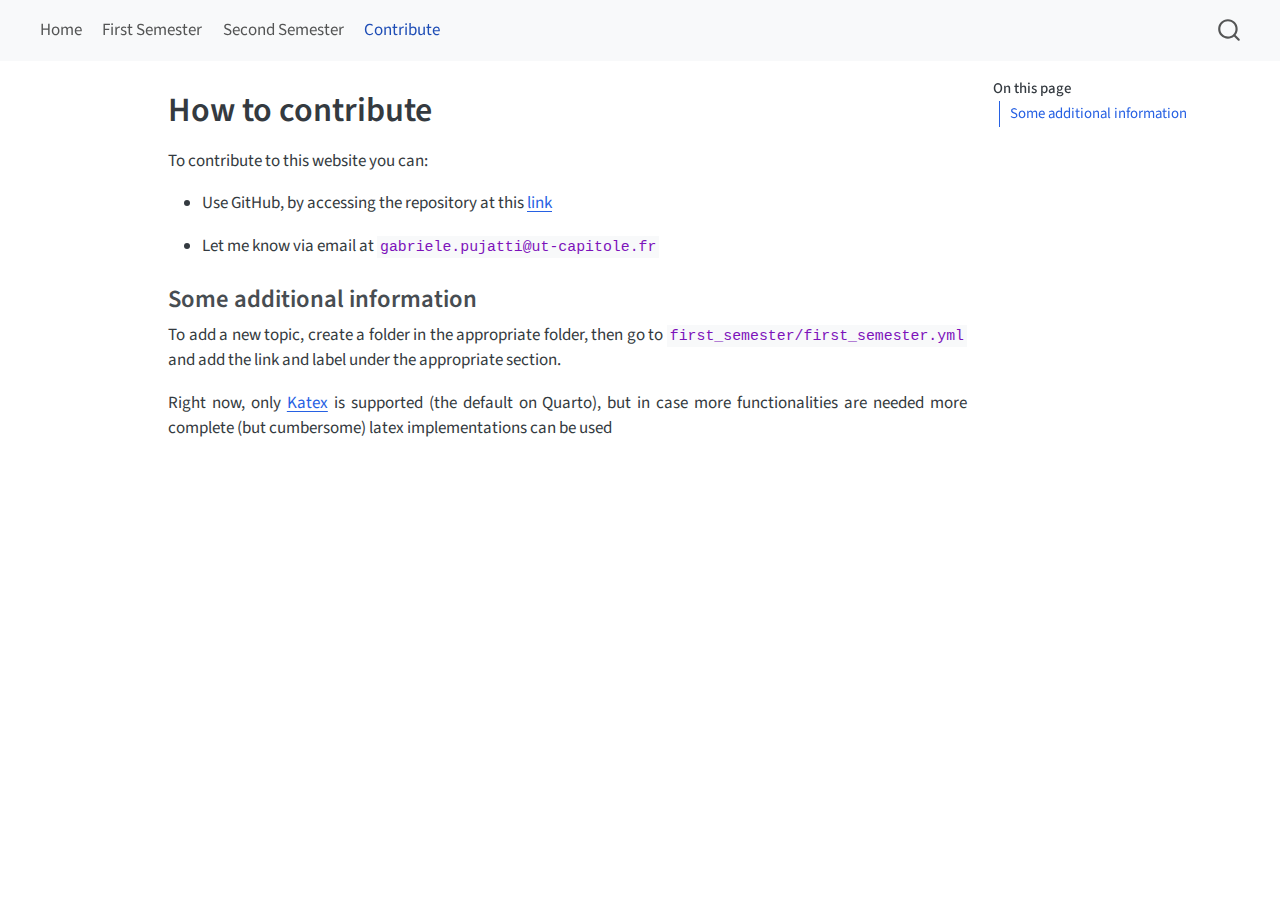
<file: docs/contribute.html>
<!DOCTYPE html>
<html xmlns="http://www.w3.org/1999/xhtml" lang="en" xml:lang="en"><head>

<meta charset="utf-8">
<meta name="generator" content="quarto-1.5.47">

<meta name="viewport" content="width=device-width, initial-scale=1.0, user-scalable=yes">


<title>How to contribute – ETE Notes</title>
<style>
code{white-space: pre-wrap;}
span.smallcaps{font-variant: small-caps;}
div.columns{display: flex; gap: min(4vw, 1.5em);}
div.column{flex: auto; overflow-x: auto;}
div.hanging-indent{margin-left: 1.5em; text-indent: -1.5em;}
ul.task-list{list-style: none;}
ul.task-list li input[type="checkbox"] {
  width: 0.8em;
  margin: 0 0.8em 0.2em -1em; /* quarto-specific, see https://github.com/quarto-dev/quarto-cli/issues/4556 */ 
  vertical-align: middle;
}
</style>


<script src="site_libs/quarto-nav/quarto-nav.js"></script>
<script src="site_libs/quarto-nav/headroom.min.js"></script>
<script src="site_libs/clipboard/clipboard.min.js"></script>
<script src="site_libs/quarto-search/autocomplete.umd.js"></script>
<script src="site_libs/quarto-search/fuse.min.js"></script>
<script src="site_libs/quarto-search/quarto-search.js"></script>
<meta name="quarto:offset" content="./">
<script src="site_libs/quarto-html/quarto.js"></script>
<script src="site_libs/quarto-html/popper.min.js"></script>
<script src="site_libs/quarto-html/tippy.umd.min.js"></script>
<script src="site_libs/quarto-html/anchor.min.js"></script>
<link href="site_libs/quarto-html/tippy.css" rel="stylesheet">
<link href="site_libs/quarto-html/quarto-syntax-highlighting.css" rel="stylesheet" id="quarto-text-highlighting-styles">
<script src="site_libs/bootstrap/bootstrap.min.js"></script>
<link href="site_libs/bootstrap/bootstrap-icons.css" rel="stylesheet">
<link href="site_libs/bootstrap/bootstrap.min.css" rel="stylesheet" id="quarto-bootstrap" data-mode="light">
<script id="quarto-search-options" type="application/json">{
  "location": "navbar",
  "copy-button": false,
  "collapse-after": 3,
  "panel-placement": "end",
  "type": "overlay",
  "limit": 50,
  "keyboard-shortcut": [
    "f",
    "/",
    "s"
  ],
  "show-item-context": false,
  "language": {
    "search-no-results-text": "No results",
    "search-matching-documents-text": "matching documents",
    "search-copy-link-title": "Copy link to search",
    "search-hide-matches-text": "Hide additional matches",
    "search-more-match-text": "more match in this document",
    "search-more-matches-text": "more matches in this document",
    "search-clear-button-title": "Clear",
    "search-text-placeholder": "",
    "search-detached-cancel-button-title": "Cancel",
    "search-submit-button-title": "Submit",
    "search-label": "Search"
  }
}</script>


<link rel="stylesheet" href="styles.css">
</head>

<body class="nav-fixed">

<div id="quarto-search-results"></div>
  <header id="quarto-header" class="headroom fixed-top">
    <nav class="navbar navbar-expand-lg " data-bs-theme="dark">
      <div class="navbar-container container-fluid">
            <div id="quarto-search" class="" title="Search"></div>
          <button class="navbar-toggler" type="button" data-bs-toggle="collapse" data-bs-target="#navbarCollapse" aria-controls="navbarCollapse" role="menu" aria-expanded="false" aria-label="Toggle navigation" onclick="if (window.quartoToggleHeadroom) { window.quartoToggleHeadroom(); }">
  <span class="navbar-toggler-icon"></span>
</button>
          <div class="collapse navbar-collapse" id="navbarCollapse">
            <ul class="navbar-nav navbar-nav-scroll me-auto">
  <li class="nav-item">
    <a class="nav-link" href="./index.html"> 
<span class="menu-text">Home</span></a>
  </li>  
  <li class="nav-item">
    <a class="nav-link" href="./first_semester/index.html"> 
<span class="menu-text">First Semester</span></a>
  </li>  
  <li class="nav-item">
    <a class="nav-link" href="./second_semester/index.html"> 
<span class="menu-text">Second Semester</span></a>
  </li>  
  <li class="nav-item">
    <a class="nav-link active" href="./contribute.html" aria-current="page"> 
<span class="menu-text">Contribute</span></a>
  </li>  
</ul>
          </div> <!-- /navcollapse -->
            <div class="quarto-navbar-tools">
</div>
      </div> <!-- /container-fluid -->
    </nav>
</header>
<!-- content -->
<div id="quarto-content" class="quarto-container page-columns page-rows-contents page-layout-article page-navbar">
<!-- sidebar -->
<!-- margin-sidebar -->
    <div id="quarto-margin-sidebar" class="sidebar margin-sidebar">
        <nav id="TOC" role="doc-toc" class="toc-active">
    <h2 id="toc-title">On this page</h2>
   
  <ul>
  <li><a href="#some-additional-information" id="toc-some-additional-information" class="nav-link active" data-scroll-target="#some-additional-information">Some additional information</a></li>
  </ul>
</nav>
    </div>
<!-- main -->
<main class="content" id="quarto-document-content">

<header id="title-block-header" class="quarto-title-block default">
<div class="quarto-title">
<h1 class="title">How to contribute</h1>
</div>



<div class="quarto-title-meta">

    
  
    
  </div>
  


</header>


<p>To contribute to this website you can:</p>
<ul>
<li><p>Use GitHub, by accessing the repository at this <a href="https://github.com/gabrielepujatti/ETE_notes">link</a></p></li>
<li><p>Let me know via email at <code>gabriele.pujatti@ut-capitole.fr</code></p></li>
</ul>
<section id="some-additional-information" class="level3">
<h3 class="anchored" data-anchor-id="some-additional-information">Some additional information</h3>
<p>To add a new topic, create a folder in the appropriate folder, then go to <code>first_semester/first_semester.yml</code> and add the link and label under the appropriate section.</p>
<p>Right now, only <a href="https://katex.org/">Katex</a> is supported (the default on Quarto), but in case more functionalities are needed more complete (but cumbersome) latex implementations can be used</p>


</section>

</main> <!-- /main -->
<script id="quarto-html-after-body" type="application/javascript">
window.document.addEventListener("DOMContentLoaded", function (event) {
  const toggleBodyColorMode = (bsSheetEl) => {
    const mode = bsSheetEl.getAttribute("data-mode");
    const bodyEl = window.document.querySelector("body");
    if (mode === "dark") {
      bodyEl.classList.add("quarto-dark");
      bodyEl.classList.remove("quarto-light");
    } else {
      bodyEl.classList.add("quarto-light");
      bodyEl.classList.remove("quarto-dark");
    }
  }
  const toggleBodyColorPrimary = () => {
    const bsSheetEl = window.document.querySelector("link#quarto-bootstrap");
    if (bsSheetEl) {
      toggleBodyColorMode(bsSheetEl);
    }
  }
  toggleBodyColorPrimary();  
  const icon = "";
  const anchorJS = new window.AnchorJS();
  anchorJS.options = {
    placement: 'right',
    icon: icon
  };
  anchorJS.add('.anchored');
  const isCodeAnnotation = (el) => {
    for (const clz of el.classList) {
      if (clz.startsWith('code-annotation-')) {                     
        return true;
      }
    }
    return false;
  }
  const onCopySuccess = function(e) {
    // button target
    const button = e.trigger;
    // don't keep focus
    button.blur();
    // flash "checked"
    button.classList.add('code-copy-button-checked');
    var currentTitle = button.getAttribute("title");
    button.setAttribute("title", "Copied!");
    let tooltip;
    if (window.bootstrap) {
      button.setAttribute("data-bs-toggle", "tooltip");
      button.setAttribute("data-bs-placement", "left");
      button.setAttribute("data-bs-title", "Copied!");
      tooltip = new bootstrap.Tooltip(button, 
        { trigger: "manual", 
          customClass: "code-copy-button-tooltip",
          offset: [0, -8]});
      tooltip.show();    
    }
    setTimeout(function() {
      if (tooltip) {
        tooltip.hide();
        button.removeAttribute("data-bs-title");
        button.removeAttribute("data-bs-toggle");
        button.removeAttribute("data-bs-placement");
      }
      button.setAttribute("title", currentTitle);
      button.classList.remove('code-copy-button-checked');
    }, 1000);
    // clear code selection
    e.clearSelection();
  }
  const getTextToCopy = function(trigger) {
      const codeEl = trigger.previousElementSibling.cloneNode(true);
      for (const childEl of codeEl.children) {
        if (isCodeAnnotation(childEl)) {
          childEl.remove();
        }
      }
      return codeEl.innerText;
  }
  const clipboard = new window.ClipboardJS('.code-copy-button:not([data-in-quarto-modal])', {
    text: getTextToCopy
  });
  clipboard.on('success', onCopySuccess);
  if (window.document.getElementById('quarto-embedded-source-code-modal')) {
    // For code content inside modals, clipBoardJS needs to be initialized with a container option
    // TODO: Check when it could be a function (https://github.com/zenorocha/clipboard.js/issues/860)
    const clipboardModal = new window.ClipboardJS('.code-copy-button[data-in-quarto-modal]', {
      text: getTextToCopy,
      container: window.document.getElementById('quarto-embedded-source-code-modal')
    });
    clipboardModal.on('success', onCopySuccess);
  }
    var localhostRegex = new RegExp(/^(?:http|https):\/\/localhost\:?[0-9]*\//);
    var mailtoRegex = new RegExp(/^mailto:/);
      var filterRegex = new RegExp('/' + window.location.host + '/');
    var isInternal = (href) => {
        return filterRegex.test(href) || localhostRegex.test(href) || mailtoRegex.test(href);
    }
    // Inspect non-navigation links and adorn them if external
 	var links = window.document.querySelectorAll('a[href]:not(.nav-link):not(.navbar-brand):not(.toc-action):not(.sidebar-link):not(.sidebar-item-toggle):not(.pagination-link):not(.no-external):not([aria-hidden]):not(.dropdown-item):not(.quarto-navigation-tool):not(.about-link)');
    for (var i=0; i<links.length; i++) {
      const link = links[i];
      if (!isInternal(link.href)) {
        // undo the damage that might have been done by quarto-nav.js in the case of
        // links that we want to consider external
        if (link.dataset.originalHref !== undefined) {
          link.href = link.dataset.originalHref;
        }
      }
    }
  function tippyHover(el, contentFn, onTriggerFn, onUntriggerFn) {
    const config = {
      allowHTML: true,
      maxWidth: 500,
      delay: 100,
      arrow: false,
      appendTo: function(el) {
          return el.parentElement;
      },
      interactive: true,
      interactiveBorder: 10,
      theme: 'quarto',
      placement: 'bottom-start',
    };
    if (contentFn) {
      config.content = contentFn;
    }
    if (onTriggerFn) {
      config.onTrigger = onTriggerFn;
    }
    if (onUntriggerFn) {
      config.onUntrigger = onUntriggerFn;
    }
    window.tippy(el, config); 
  }
  const noterefs = window.document.querySelectorAll('a[role="doc-noteref"]');
  for (var i=0; i<noterefs.length; i++) {
    const ref = noterefs[i];
    tippyHover(ref, function() {
      // use id or data attribute instead here
      let href = ref.getAttribute('data-footnote-href') || ref.getAttribute('href');
      try { href = new URL(href).hash; } catch {}
      const id = href.replace(/^#\/?/, "");
      const note = window.document.getElementById(id);
      if (note) {
        return note.innerHTML;
      } else {
        return "";
      }
    });
  }
  const xrefs = window.document.querySelectorAll('a.quarto-xref');
  const processXRef = (id, note) => {
    // Strip column container classes
    const stripColumnClz = (el) => {
      el.classList.remove("page-full", "page-columns");
      if (el.children) {
        for (const child of el.children) {
          stripColumnClz(child);
        }
      }
    }
    stripColumnClz(note)
    if (id === null || id.startsWith('sec-')) {
      // Special case sections, only their first couple elements
      const container = document.createElement("div");
      if (note.children && note.children.length > 2) {
        container.appendChild(note.children[0].cloneNode(true));
        for (let i = 1; i < note.children.length; i++) {
          const child = note.children[i];
          if (child.tagName === "P" && child.innerText === "") {
            continue;
          } else {
            container.appendChild(child.cloneNode(true));
            break;
          }
        }
        if (window.Quarto?.typesetMath) {
          window.Quarto.typesetMath(container);
        }
        return container.innerHTML
      } else {
        if (window.Quarto?.typesetMath) {
          window.Quarto.typesetMath(note);
        }
        return note.innerHTML;
      }
    } else {
      // Remove any anchor links if they are present
      const anchorLink = note.querySelector('a.anchorjs-link');
      if (anchorLink) {
        anchorLink.remove();
      }
      if (window.Quarto?.typesetMath) {
        window.Quarto.typesetMath(note);
      }
      // TODO in 1.5, we should make sure this works without a callout special case
      if (note.classList.contains("callout")) {
        return note.outerHTML;
      } else {
        return note.innerHTML;
      }
    }
  }
  for (var i=0; i<xrefs.length; i++) {
    const xref = xrefs[i];
    tippyHover(xref, undefined, function(instance) {
      instance.disable();
      let url = xref.getAttribute('href');
      let hash = undefined; 
      if (url.startsWith('#')) {
        hash = url;
      } else {
        try { hash = new URL(url).hash; } catch {}
      }
      if (hash) {
        const id = hash.replace(/^#\/?/, "");
        const note = window.document.getElementById(id);
        if (note !== null) {
          try {
            const html = processXRef(id, note.cloneNode(true));
            instance.setContent(html);
          } finally {
            instance.enable();
            instance.show();
          }
        } else {
          // See if we can fetch this
          fetch(url.split('#')[0])
          .then(res => res.text())
          .then(html => {
            const parser = new DOMParser();
            const htmlDoc = parser.parseFromString(html, "text/html");
            const note = htmlDoc.getElementById(id);
            if (note !== null) {
              const html = processXRef(id, note);
              instance.setContent(html);
            } 
          }).finally(() => {
            instance.enable();
            instance.show();
          });
        }
      } else {
        // See if we can fetch a full url (with no hash to target)
        // This is a special case and we should probably do some content thinning / targeting
        fetch(url)
        .then(res => res.text())
        .then(html => {
          const parser = new DOMParser();
          const htmlDoc = parser.parseFromString(html, "text/html");
          const note = htmlDoc.querySelector('main.content');
          if (note !== null) {
            // This should only happen for chapter cross references
            // (since there is no id in the URL)
            // remove the first header
            if (note.children.length > 0 && note.children[0].tagName === "HEADER") {
              note.children[0].remove();
            }
            const html = processXRef(null, note);
            instance.setContent(html);
          } 
        }).finally(() => {
          instance.enable();
          instance.show();
        });
      }
    }, function(instance) {
    });
  }
      let selectedAnnoteEl;
      const selectorForAnnotation = ( cell, annotation) => {
        let cellAttr = 'data-code-cell="' + cell + '"';
        let lineAttr = 'data-code-annotation="' +  annotation + '"';
        const selector = 'span[' + cellAttr + '][' + lineAttr + ']';
        return selector;
      }
      const selectCodeLines = (annoteEl) => {
        const doc = window.document;
        const targetCell = annoteEl.getAttribute("data-target-cell");
        const targetAnnotation = annoteEl.getAttribute("data-target-annotation");
        const annoteSpan = window.document.querySelector(selectorForAnnotation(targetCell, targetAnnotation));
        const lines = annoteSpan.getAttribute("data-code-lines").split(",");
        const lineIds = lines.map((line) => {
          return targetCell + "-" + line;
        })
        let top = null;
        let height = null;
        let parent = null;
        if (lineIds.length > 0) {
            //compute the position of the single el (top and bottom and make a div)
            const el = window.document.getElementById(lineIds[0]);
            top = el.offsetTop;
            height = el.offsetHeight;
            parent = el.parentElement.parentElement;
          if (lineIds.length > 1) {
            const lastEl = window.document.getElementById(lineIds[lineIds.length - 1]);
            const bottom = lastEl.offsetTop + lastEl.offsetHeight;
            height = bottom - top;
          }
          if (top !== null && height !== null && parent !== null) {
            // cook up a div (if necessary) and position it 
            let div = window.document.getElementById("code-annotation-line-highlight");
            if (div === null) {
              div = window.document.createElement("div");
              div.setAttribute("id", "code-annotation-line-highlight");
              div.style.position = 'absolute';
              parent.appendChild(div);
            }
            div.style.top = top - 2 + "px";
            div.style.height = height + 4 + "px";
            div.style.left = 0;
            let gutterDiv = window.document.getElementById("code-annotation-line-highlight-gutter");
            if (gutterDiv === null) {
              gutterDiv = window.document.createElement("div");
              gutterDiv.setAttribute("id", "code-annotation-line-highlight-gutter");
              gutterDiv.style.position = 'absolute';
              const codeCell = window.document.getElementById(targetCell);
              const gutter = codeCell.querySelector('.code-annotation-gutter');
              gutter.appendChild(gutterDiv);
            }
            gutterDiv.style.top = top - 2 + "px";
            gutterDiv.style.height = height + 4 + "px";
          }
          selectedAnnoteEl = annoteEl;
        }
      };
      const unselectCodeLines = () => {
        const elementsIds = ["code-annotation-line-highlight", "code-annotation-line-highlight-gutter"];
        elementsIds.forEach((elId) => {
          const div = window.document.getElementById(elId);
          if (div) {
            div.remove();
          }
        });
        selectedAnnoteEl = undefined;
      };
        // Handle positioning of the toggle
    window.addEventListener(
      "resize",
      throttle(() => {
        elRect = undefined;
        if (selectedAnnoteEl) {
          selectCodeLines(selectedAnnoteEl);
        }
      }, 10)
    );
    function throttle(fn, ms) {
    let throttle = false;
    let timer;
      return (...args) => {
        if(!throttle) { // first call gets through
            fn.apply(this, args);
            throttle = true;
        } else { // all the others get throttled
            if(timer) clearTimeout(timer); // cancel #2
            timer = setTimeout(() => {
              fn.apply(this, args);
              timer = throttle = false;
            }, ms);
        }
      };
    }
      // Attach click handler to the DT
      const annoteDls = window.document.querySelectorAll('dt[data-target-cell]');
      for (const annoteDlNode of annoteDls) {
        annoteDlNode.addEventListener('click', (event) => {
          const clickedEl = event.target;
          if (clickedEl !== selectedAnnoteEl) {
            unselectCodeLines();
            const activeEl = window.document.querySelector('dt[data-target-cell].code-annotation-active');
            if (activeEl) {
              activeEl.classList.remove('code-annotation-active');
            }
            selectCodeLines(clickedEl);
            clickedEl.classList.add('code-annotation-active');
          } else {
            // Unselect the line
            unselectCodeLines();
            clickedEl.classList.remove('code-annotation-active');
          }
        });
      }
  const findCites = (el) => {
    const parentEl = el.parentElement;
    if (parentEl) {
      const cites = parentEl.dataset.cites;
      if (cites) {
        return {
          el,
          cites: cites.split(' ')
        };
      } else {
        return findCites(el.parentElement)
      }
    } else {
      return undefined;
    }
  };
  var bibliorefs = window.document.querySelectorAll('a[role="doc-biblioref"]');
  for (var i=0; i<bibliorefs.length; i++) {
    const ref = bibliorefs[i];
    const citeInfo = findCites(ref);
    if (citeInfo) {
      tippyHover(citeInfo.el, function() {
        var popup = window.document.createElement('div');
        citeInfo.cites.forEach(function(cite) {
          var citeDiv = window.document.createElement('div');
          citeDiv.classList.add('hanging-indent');
          citeDiv.classList.add('csl-entry');
          var biblioDiv = window.document.getElementById('ref-' + cite);
          if (biblioDiv) {
            citeDiv.innerHTML = biblioDiv.innerHTML;
          }
          popup.appendChild(citeDiv);
        });
        return popup.innerHTML;
      });
    }
  }
});
</script>
</div> <!-- /content -->




</body></html>
</file>
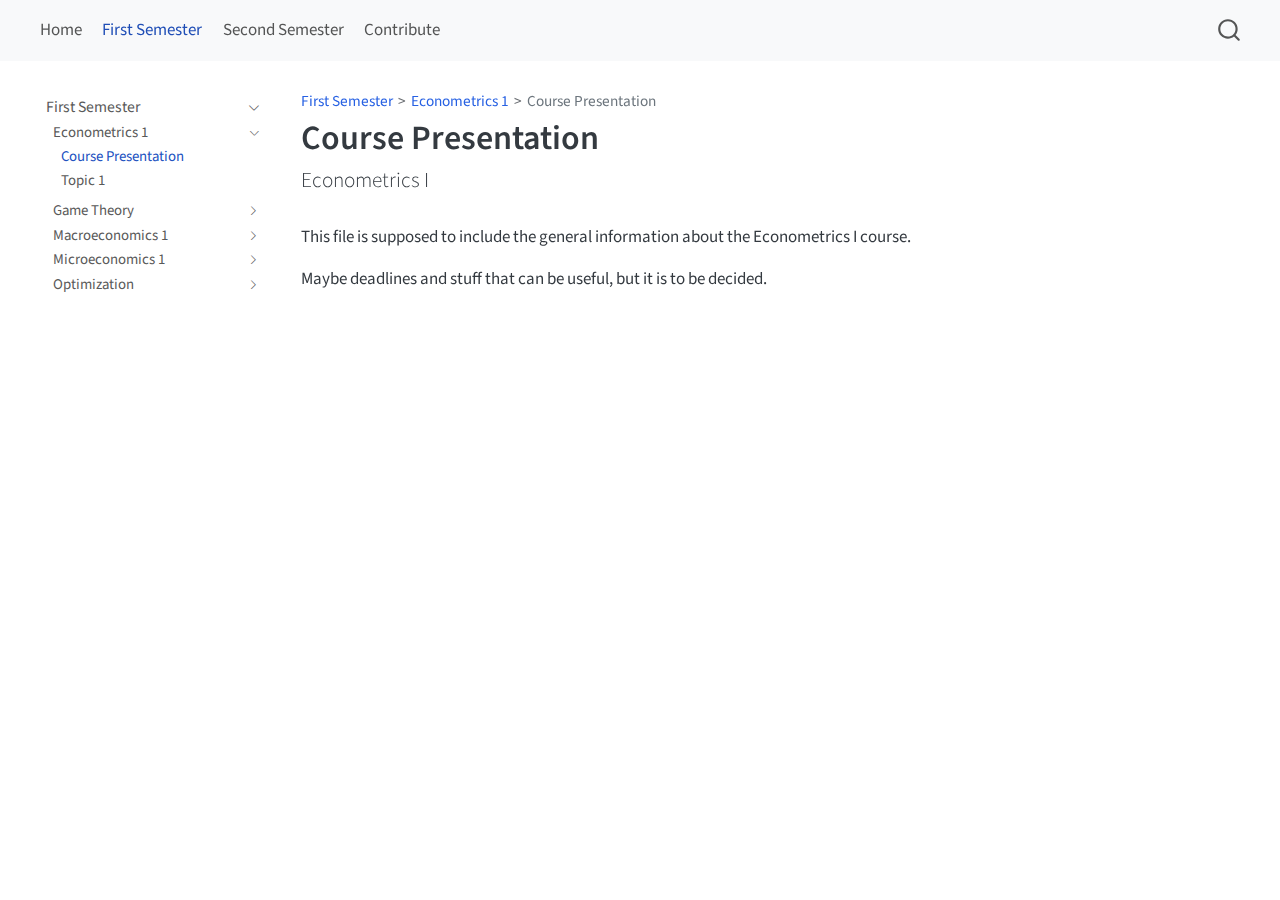
<file: docs/first_semester/econometrics_1/presentation.html>
<!DOCTYPE html>
<html xmlns="http://www.w3.org/1999/xhtml" lang="en" xml:lang="en"><head>

<meta charset="utf-8">
<meta name="generator" content="quarto-1.5.47">

<meta name="viewport" content="width=device-width, initial-scale=1.0, user-scalable=yes">


<title>Course Presentation – ETE Notes</title>
<style>
code{white-space: pre-wrap;}
span.smallcaps{font-variant: small-caps;}
div.columns{display: flex; gap: min(4vw, 1.5em);}
div.column{flex: auto; overflow-x: auto;}
div.hanging-indent{margin-left: 1.5em; text-indent: -1.5em;}
ul.task-list{list-style: none;}
ul.task-list li input[type="checkbox"] {
  width: 0.8em;
  margin: 0 0.8em 0.2em -1em; /* quarto-specific, see https://github.com/quarto-dev/quarto-cli/issues/4556 */ 
  vertical-align: middle;
}
</style>


<script src="../../site_libs/quarto-nav/quarto-nav.js"></script>
<script src="../../site_libs/quarto-nav/headroom.min.js"></script>
<script src="../../site_libs/clipboard/clipboard.min.js"></script>
<script src="../../site_libs/quarto-search/autocomplete.umd.js"></script>
<script src="../../site_libs/quarto-search/fuse.min.js"></script>
<script src="../../site_libs/quarto-search/quarto-search.js"></script>
<meta name="quarto:offset" content="../../">
<script src="../../site_libs/quarto-html/quarto.js"></script>
<script src="../../site_libs/quarto-html/popper.min.js"></script>
<script src="../../site_libs/quarto-html/tippy.umd.min.js"></script>
<script src="../../site_libs/quarto-html/anchor.min.js"></script>
<link href="../../site_libs/quarto-html/tippy.css" rel="stylesheet">
<link href="../../site_libs/quarto-html/quarto-syntax-highlighting.css" rel="stylesheet" id="quarto-text-highlighting-styles">
<script src="../../site_libs/bootstrap/bootstrap.min.js"></script>
<link href="../../site_libs/bootstrap/bootstrap-icons.css" rel="stylesheet">
<link href="../../site_libs/bootstrap/bootstrap.min.css" rel="stylesheet" id="quarto-bootstrap" data-mode="light">
<script id="quarto-search-options" type="application/json">{
  "location": "navbar",
  "copy-button": false,
  "collapse-after": 3,
  "panel-placement": "end",
  "type": "overlay",
  "limit": 50,
  "keyboard-shortcut": [
    "f",
    "/",
    "s"
  ],
  "show-item-context": false,
  "language": {
    "search-no-results-text": "No results",
    "search-matching-documents-text": "matching documents",
    "search-copy-link-title": "Copy link to search",
    "search-hide-matches-text": "Hide additional matches",
    "search-more-match-text": "more match in this document",
    "search-more-matches-text": "more matches in this document",
    "search-clear-button-title": "Clear",
    "search-text-placeholder": "",
    "search-detached-cancel-button-title": "Cancel",
    "search-submit-button-title": "Submit",
    "search-label": "Search"
  }
}</script>


<link rel="stylesheet" href="../../styles.css">
</head>

<body class="nav-sidebar floating nav-fixed">

<div id="quarto-search-results"></div>
  <header id="quarto-header" class="headroom fixed-top">
    <nav class="navbar navbar-expand-lg " data-bs-theme="dark">
      <div class="navbar-container container-fluid">
            <div id="quarto-search" class="" title="Search"></div>
          <button class="navbar-toggler" type="button" data-bs-toggle="collapse" data-bs-target="#navbarCollapse" aria-controls="navbarCollapse" role="menu" aria-expanded="false" aria-label="Toggle navigation" onclick="if (window.quartoToggleHeadroom) { window.quartoToggleHeadroom(); }">
  <span class="navbar-toggler-icon"></span>
</button>
          <div class="collapse navbar-collapse" id="navbarCollapse">
            <ul class="navbar-nav navbar-nav-scroll me-auto">
  <li class="nav-item">
    <a class="nav-link" href="../../index.html"> 
<span class="menu-text">Home</span></a>
  </li>  
  <li class="nav-item">
    <a class="nav-link active" href="../../first_semester/index.html" aria-current="page"> 
<span class="menu-text">First Semester</span></a>
  </li>  
  <li class="nav-item">
    <a class="nav-link" href="../../second_semester/index.html"> 
<span class="menu-text">Second Semester</span></a>
  </li>  
  <li class="nav-item">
    <a class="nav-link" href="../../contribute.html"> 
<span class="menu-text">Contribute</span></a>
  </li>  
</ul>
          </div> <!-- /navcollapse -->
            <div class="quarto-navbar-tools">
</div>
      </div> <!-- /container-fluid -->
    </nav>
  <nav class="quarto-secondary-nav">
    <div class="container-fluid d-flex">
      <button type="button" class="quarto-btn-toggle btn" data-bs-toggle="collapse" role="button" data-bs-target=".quarto-sidebar-collapse-item" aria-controls="quarto-sidebar" aria-expanded="false" aria-label="Toggle sidebar navigation" onclick="if (window.quartoToggleHeadroom) { window.quartoToggleHeadroom(); }">
        <i class="bi bi-layout-text-sidebar-reverse"></i>
      </button>
        <nav class="quarto-page-breadcrumbs" aria-label="breadcrumb"><ol class="breadcrumb"><li class="breadcrumb-item"><a href="../../first_semester/index.html">First Semester</a></li><li class="breadcrumb-item"><a href="../../first_semester/econometrics_1/presentation.html">Econometrics 1</a></li><li class="breadcrumb-item"><a href="../../first_semester/econometrics_1/presentation.html">Course Presentation</a></li></ol></nav>
        <a class="flex-grow-1" role="navigation" data-bs-toggle="collapse" data-bs-target=".quarto-sidebar-collapse-item" aria-controls="quarto-sidebar" aria-expanded="false" aria-label="Toggle sidebar navigation" onclick="if (window.quartoToggleHeadroom) { window.quartoToggleHeadroom(); }">      
        </a>
    </div>
  </nav>
</header>
<!-- content -->
<div id="quarto-content" class="quarto-container page-columns page-rows-contents page-layout-article page-navbar">
<!-- sidebar -->
  <nav id="quarto-sidebar" class="sidebar collapse collapse-horizontal quarto-sidebar-collapse-item sidebar-navigation floating overflow-auto">
    <div class="sidebar-menu-container"> 
    <ul class="list-unstyled mt-1">
        <li class="sidebar-item sidebar-item-section">
      <div class="sidebar-item-container"> 
            <a href="../../first_semester/index.html" class="sidebar-item-text sidebar-link">
 <span class="menu-text">First Semester</span></a>
          <a class="sidebar-item-toggle text-start" data-bs-toggle="collapse" data-bs-target="#quarto-sidebar-section-1" role="navigation" aria-expanded="true" aria-label="Toggle section">
            <i class="bi bi-chevron-right ms-2"></i>
          </a> 
      </div>
      <ul id="quarto-sidebar-section-1" class="collapse list-unstyled sidebar-section depth1 show">  
          <li class="sidebar-item sidebar-item-section">
      <div class="sidebar-item-container"> 
            <a class="sidebar-item-text sidebar-link text-start" data-bs-toggle="collapse" data-bs-target="#quarto-sidebar-section-2" role="navigation" aria-expanded="true">
 <span class="menu-text">Econometrics 1</span></a>
          <a class="sidebar-item-toggle text-start" data-bs-toggle="collapse" data-bs-target="#quarto-sidebar-section-2" role="navigation" aria-expanded="true" aria-label="Toggle section">
            <i class="bi bi-chevron-right ms-2"></i>
          </a> 
      </div>
      <ul id="quarto-sidebar-section-2" class="collapse list-unstyled sidebar-section depth2 show">  
          <li class="sidebar-item">
  <div class="sidebar-item-container"> 
  <a href="../../first_semester/econometrics_1/presentation.html" class="sidebar-item-text sidebar-link active">
 <span class="menu-text">Course Presentation</span></a>
  </div>
</li>
          <li class="sidebar-item">
  <div class="sidebar-item-container"> 
  <a href="../../first_semester/econometrics_1/topic_1.html" class="sidebar-item-text sidebar-link">
 <span class="menu-text">Topic 1</span></a>
  </div>
</li>
      </ul>
  </li>
          <li class="sidebar-item sidebar-item-section">
      <div class="sidebar-item-container"> 
            <a class="sidebar-item-text sidebar-link text-start collapsed" data-bs-toggle="collapse" data-bs-target="#quarto-sidebar-section-3" role="navigation" aria-expanded="false">
 <span class="menu-text">Game Theory</span></a>
          <a class="sidebar-item-toggle text-start collapsed" data-bs-toggle="collapse" data-bs-target="#quarto-sidebar-section-3" role="navigation" aria-expanded="false" aria-label="Toggle section">
            <i class="bi bi-chevron-right ms-2"></i>
          </a> 
      </div>
      <ul id="quarto-sidebar-section-3" class="collapse list-unstyled sidebar-section depth2 ">  
          <li class="sidebar-item">
  <div class="sidebar-item-container"> 
  <a href="../../first_semester/game_theory/presentation.html" class="sidebar-item-text sidebar-link">
 <span class="menu-text">Presentation</span></a>
  </div>
</li>
          <li class="sidebar-item">
  <div class="sidebar-item-container"> 
  <a href="../../first_semester/game_theory/topic_1.html" class="sidebar-item-text sidebar-link">
 <span class="menu-text">Topic 1</span></a>
  </div>
</li>
      </ul>
  </li>
          <li class="sidebar-item sidebar-item-section">
      <div class="sidebar-item-container"> 
            <a class="sidebar-item-text sidebar-link text-start collapsed" data-bs-toggle="collapse" data-bs-target="#quarto-sidebar-section-4" role="navigation" aria-expanded="false">
 <span class="menu-text">Macroeconomics 1</span></a>
          <a class="sidebar-item-toggle text-start collapsed" data-bs-toggle="collapse" data-bs-target="#quarto-sidebar-section-4" role="navigation" aria-expanded="false" aria-label="Toggle section">
            <i class="bi bi-chevron-right ms-2"></i>
          </a> 
      </div>
      <ul id="quarto-sidebar-section-4" class="collapse list-unstyled sidebar-section depth2 ">  
          <li class="sidebar-item">
  <div class="sidebar-item-container"> 
  <a href="../../first_semester/macroeconomics_1/presentation.html" class="sidebar-item-text sidebar-link">
 <span class="menu-text">Presentation</span></a>
  </div>
</li>
          <li class="sidebar-item">
  <div class="sidebar-item-container"> 
  <a href="../../first_semester/macroeconomics_1/topic_1.html" class="sidebar-item-text sidebar-link">
 <span class="menu-text">Topic 1</span></a>
  </div>
</li>
      </ul>
  </li>
          <li class="sidebar-item sidebar-item-section">
      <div class="sidebar-item-container"> 
            <a class="sidebar-item-text sidebar-link text-start collapsed" data-bs-toggle="collapse" data-bs-target="#quarto-sidebar-section-5" role="navigation" aria-expanded="false">
 <span class="menu-text">Microeconomics 1</span></a>
          <a class="sidebar-item-toggle text-start collapsed" data-bs-toggle="collapse" data-bs-target="#quarto-sidebar-section-5" role="navigation" aria-expanded="false" aria-label="Toggle section">
            <i class="bi bi-chevron-right ms-2"></i>
          </a> 
      </div>
      <ul id="quarto-sidebar-section-5" class="collapse list-unstyled sidebar-section depth2 ">  
          <li class="sidebar-item">
  <div class="sidebar-item-container"> 
  <a href="../../first_semester/microeconomics_1/presentation.html" class="sidebar-item-text sidebar-link">
 <span class="menu-text">Presentation</span></a>
  </div>
</li>
          <li class="sidebar-item">
  <div class="sidebar-item-container"> 
  <a href="../../first_semester/microeconomics_1/topic_1.html" class="sidebar-item-text sidebar-link">
 <span class="menu-text">Topic 1</span></a>
  </div>
</li>
      </ul>
  </li>
          <li class="sidebar-item sidebar-item-section">
      <div class="sidebar-item-container"> 
            <a class="sidebar-item-text sidebar-link text-start collapsed" data-bs-toggle="collapse" data-bs-target="#quarto-sidebar-section-6" role="navigation" aria-expanded="false">
 <span class="menu-text">Optimization</span></a>
          <a class="sidebar-item-toggle text-start collapsed" data-bs-toggle="collapse" data-bs-target="#quarto-sidebar-section-6" role="navigation" aria-expanded="false" aria-label="Toggle section">
            <i class="bi bi-chevron-right ms-2"></i>
          </a> 
      </div>
      <ul id="quarto-sidebar-section-6" class="collapse list-unstyled sidebar-section depth2 ">  
          <li class="sidebar-item">
  <div class="sidebar-item-container"> 
  <a href="../../first_semester/optimization/presentation.html" class="sidebar-item-text sidebar-link">
 <span class="menu-text">Presentation</span></a>
  </div>
</li>
          <li class="sidebar-item">
  <div class="sidebar-item-container"> 
  <a href="../../first_semester/optimization/topic_1.html" class="sidebar-item-text sidebar-link">
 <span class="menu-text">Topic 1</span></a>
  </div>
</li>
      </ul>
  </li>
      </ul>
  </li>
    </ul>
    </div>
</nav>
<div id="quarto-sidebar-glass" class="quarto-sidebar-collapse-item" data-bs-toggle="collapse" data-bs-target=".quarto-sidebar-collapse-item"></div>
<!-- margin-sidebar -->
    <div id="quarto-margin-sidebar" class="sidebar margin-sidebar zindex-bottom">
        
    </div>
<!-- main -->
<main class="content" id="quarto-document-content">

<header id="title-block-header" class="quarto-title-block default"><nav class="quarto-page-breadcrumbs quarto-title-breadcrumbs d-none d-lg-block" aria-label="breadcrumb"><ol class="breadcrumb"><li class="breadcrumb-item"><a href="../../first_semester/index.html">First Semester</a></li><li class="breadcrumb-item"><a href="../../first_semester/econometrics_1/presentation.html">Econometrics 1</a></li><li class="breadcrumb-item"><a href="../../first_semester/econometrics_1/presentation.html">Course Presentation</a></li></ol></nav>
<div class="quarto-title">
<h1 class="title">Course Presentation</h1>
<p class="subtitle lead">Econometrics I</p>
</div>



<div class="quarto-title-meta">

    
  
    
  </div>
  


</header>


<p>This file is supposed to include the general information about the Econometrics I course.</p>
<p>Maybe deadlines and stuff that can be useful, but it is to be decided.</p>



</main> <!-- /main -->
<script id="quarto-html-after-body" type="application/javascript">
window.document.addEventListener("DOMContentLoaded", function (event) {
  const toggleBodyColorMode = (bsSheetEl) => {
    const mode = bsSheetEl.getAttribute("data-mode");
    const bodyEl = window.document.querySelector("body");
    if (mode === "dark") {
      bodyEl.classList.add("quarto-dark");
      bodyEl.classList.remove("quarto-light");
    } else {
      bodyEl.classList.add("quarto-light");
      bodyEl.classList.remove("quarto-dark");
    }
  }
  const toggleBodyColorPrimary = () => {
    const bsSheetEl = window.document.querySelector("link#quarto-bootstrap");
    if (bsSheetEl) {
      toggleBodyColorMode(bsSheetEl);
    }
  }
  toggleBodyColorPrimary();  
  const icon = "";
  const anchorJS = new window.AnchorJS();
  anchorJS.options = {
    placement: 'right',
    icon: icon
  };
  anchorJS.add('.anchored');
  const isCodeAnnotation = (el) => {
    for (const clz of el.classList) {
      if (clz.startsWith('code-annotation-')) {                     
        return true;
      }
    }
    return false;
  }
  const onCopySuccess = function(e) {
    // button target
    const button = e.trigger;
    // don't keep focus
    button.blur();
    // flash "checked"
    button.classList.add('code-copy-button-checked');
    var currentTitle = button.getAttribute("title");
    button.setAttribute("title", "Copied!");
    let tooltip;
    if (window.bootstrap) {
      button.setAttribute("data-bs-toggle", "tooltip");
      button.setAttribute("data-bs-placement", "left");
      button.setAttribute("data-bs-title", "Copied!");
      tooltip = new bootstrap.Tooltip(button, 
        { trigger: "manual", 
          customClass: "code-copy-button-tooltip",
          offset: [0, -8]});
      tooltip.show();    
    }
    setTimeout(function() {
      if (tooltip) {
        tooltip.hide();
        button.removeAttribute("data-bs-title");
        button.removeAttribute("data-bs-toggle");
        button.removeAttribute("data-bs-placement");
      }
      button.setAttribute("title", currentTitle);
      button.classList.remove('code-copy-button-checked');
    }, 1000);
    // clear code selection
    e.clearSelection();
  }
  const getTextToCopy = function(trigger) {
      const codeEl = trigger.previousElementSibling.cloneNode(true);
      for (const childEl of codeEl.children) {
        if (isCodeAnnotation(childEl)) {
          childEl.remove();
        }
      }
      return codeEl.innerText;
  }
  const clipboard = new window.ClipboardJS('.code-copy-button:not([data-in-quarto-modal])', {
    text: getTextToCopy
  });
  clipboard.on('success', onCopySuccess);
  if (window.document.getElementById('quarto-embedded-source-code-modal')) {
    // For code content inside modals, clipBoardJS needs to be initialized with a container option
    // TODO: Check when it could be a function (https://github.com/zenorocha/clipboard.js/issues/860)
    const clipboardModal = new window.ClipboardJS('.code-copy-button[data-in-quarto-modal]', {
      text: getTextToCopy,
      container: window.document.getElementById('quarto-embedded-source-code-modal')
    });
    clipboardModal.on('success', onCopySuccess);
  }
    var localhostRegex = new RegExp(/^(?:http|https):\/\/localhost\:?[0-9]*\//);
    var mailtoRegex = new RegExp(/^mailto:/);
      var filterRegex = new RegExp('/' + window.location.host + '/');
    var isInternal = (href) => {
        return filterRegex.test(href) || localhostRegex.test(href) || mailtoRegex.test(href);
    }
    // Inspect non-navigation links and adorn them if external
 	var links = window.document.querySelectorAll('a[href]:not(.nav-link):not(.navbar-brand):not(.toc-action):not(.sidebar-link):not(.sidebar-item-toggle):not(.pagination-link):not(.no-external):not([aria-hidden]):not(.dropdown-item):not(.quarto-navigation-tool):not(.about-link)');
    for (var i=0; i<links.length; i++) {
      const link = links[i];
      if (!isInternal(link.href)) {
        // undo the damage that might have been done by quarto-nav.js in the case of
        // links that we want to consider external
        if (link.dataset.originalHref !== undefined) {
          link.href = link.dataset.originalHref;
        }
      }
    }
  function tippyHover(el, contentFn, onTriggerFn, onUntriggerFn) {
    const config = {
      allowHTML: true,
      maxWidth: 500,
      delay: 100,
      arrow: false,
      appendTo: function(el) {
          return el.parentElement;
      },
      interactive: true,
      interactiveBorder: 10,
      theme: 'quarto',
      placement: 'bottom-start',
    };
    if (contentFn) {
      config.content = contentFn;
    }
    if (onTriggerFn) {
      config.onTrigger = onTriggerFn;
    }
    if (onUntriggerFn) {
      config.onUntrigger = onUntriggerFn;
    }
    window.tippy(el, config); 
  }
  const noterefs = window.document.querySelectorAll('a[role="doc-noteref"]');
  for (var i=0; i<noterefs.length; i++) {
    const ref = noterefs[i];
    tippyHover(ref, function() {
      // use id or data attribute instead here
      let href = ref.getAttribute('data-footnote-href') || ref.getAttribute('href');
      try { href = new URL(href).hash; } catch {}
      const id = href.replace(/^#\/?/, "");
      const note = window.document.getElementById(id);
      if (note) {
        return note.innerHTML;
      } else {
        return "";
      }
    });
  }
  const xrefs = window.document.querySelectorAll('a.quarto-xref');
  const processXRef = (id, note) => {
    // Strip column container classes
    const stripColumnClz = (el) => {
      el.classList.remove("page-full", "page-columns");
      if (el.children) {
        for (const child of el.children) {
          stripColumnClz(child);
        }
      }
    }
    stripColumnClz(note)
    if (id === null || id.startsWith('sec-')) {
      // Special case sections, only their first couple elements
      const container = document.createElement("div");
      if (note.children && note.children.length > 2) {
        container.appendChild(note.children[0].cloneNode(true));
        for (let i = 1; i < note.children.length; i++) {
          const child = note.children[i];
          if (child.tagName === "P" && child.innerText === "") {
            continue;
          } else {
            container.appendChild(child.cloneNode(true));
            break;
          }
        }
        if (window.Quarto?.typesetMath) {
          window.Quarto.typesetMath(container);
        }
        return container.innerHTML
      } else {
        if (window.Quarto?.typesetMath) {
          window.Quarto.typesetMath(note);
        }
        return note.innerHTML;
      }
    } else {
      // Remove any anchor links if they are present
      const anchorLink = note.querySelector('a.anchorjs-link');
      if (anchorLink) {
        anchorLink.remove();
      }
      if (window.Quarto?.typesetMath) {
        window.Quarto.typesetMath(note);
      }
      // TODO in 1.5, we should make sure this works without a callout special case
      if (note.classList.contains("callout")) {
        return note.outerHTML;
      } else {
        return note.innerHTML;
      }
    }
  }
  for (var i=0; i<xrefs.length; i++) {
    const xref = xrefs[i];
    tippyHover(xref, undefined, function(instance) {
      instance.disable();
      let url = xref.getAttribute('href');
      let hash = undefined; 
      if (url.startsWith('#')) {
        hash = url;
      } else {
        try { hash = new URL(url).hash; } catch {}
      }
      if (hash) {
        const id = hash.replace(/^#\/?/, "");
        const note = window.document.getElementById(id);
        if (note !== null) {
          try {
            const html = processXRef(id, note.cloneNode(true));
            instance.setContent(html);
          } finally {
            instance.enable();
            instance.show();
          }
        } else {
          // See if we can fetch this
          fetch(url.split('#')[0])
          .then(res => res.text())
          .then(html => {
            const parser = new DOMParser();
            const htmlDoc = parser.parseFromString(html, "text/html");
            const note = htmlDoc.getElementById(id);
            if (note !== null) {
              const html = processXRef(id, note);
              instance.setContent(html);
            } 
          }).finally(() => {
            instance.enable();
            instance.show();
          });
        }
      } else {
        // See if we can fetch a full url (with no hash to target)
        // This is a special case and we should probably do some content thinning / targeting
        fetch(url)
        .then(res => res.text())
        .then(html => {
          const parser = new DOMParser();
          const htmlDoc = parser.parseFromString(html, "text/html");
          const note = htmlDoc.querySelector('main.content');
          if (note !== null) {
            // This should only happen for chapter cross references
            // (since there is no id in the URL)
            // remove the first header
            if (note.children.length > 0 && note.children[0].tagName === "HEADER") {
              note.children[0].remove();
            }
            const html = processXRef(null, note);
            instance.setContent(html);
          } 
        }).finally(() => {
          instance.enable();
          instance.show();
        });
      }
    }, function(instance) {
    });
  }
      let selectedAnnoteEl;
      const selectorForAnnotation = ( cell, annotation) => {
        let cellAttr = 'data-code-cell="' + cell + '"';
        let lineAttr = 'data-code-annotation="' +  annotation + '"';
        const selector = 'span[' + cellAttr + '][' + lineAttr + ']';
        return selector;
      }
      const selectCodeLines = (annoteEl) => {
        const doc = window.document;
        const targetCell = annoteEl.getAttribute("data-target-cell");
        const targetAnnotation = annoteEl.getAttribute("data-target-annotation");
        const annoteSpan = window.document.querySelector(selectorForAnnotation(targetCell, targetAnnotation));
        const lines = annoteSpan.getAttribute("data-code-lines").split(",");
        const lineIds = lines.map((line) => {
          return targetCell + "-" + line;
        })
        let top = null;
        let height = null;
        let parent = null;
        if (lineIds.length > 0) {
            //compute the position of the single el (top and bottom and make a div)
            const el = window.document.getElementById(lineIds[0]);
            top = el.offsetTop;
            height = el.offsetHeight;
            parent = el.parentElement.parentElement;
          if (lineIds.length > 1) {
            const lastEl = window.document.getElementById(lineIds[lineIds.length - 1]);
            const bottom = lastEl.offsetTop + lastEl.offsetHeight;
            height = bottom - top;
          }
          if (top !== null && height !== null && parent !== null) {
            // cook up a div (if necessary) and position it 
            let div = window.document.getElementById("code-annotation-line-highlight");
            if (div === null) {
              div = window.document.createElement("div");
              div.setAttribute("id", "code-annotation-line-highlight");
              div.style.position = 'absolute';
              parent.appendChild(div);
            }
            div.style.top = top - 2 + "px";
            div.style.height = height + 4 + "px";
            div.style.left = 0;
            let gutterDiv = window.document.getElementById("code-annotation-line-highlight-gutter");
            if (gutterDiv === null) {
              gutterDiv = window.document.createElement("div");
              gutterDiv.setAttribute("id", "code-annotation-line-highlight-gutter");
              gutterDiv.style.position = 'absolute';
              const codeCell = window.document.getElementById(targetCell);
              const gutter = codeCell.querySelector('.code-annotation-gutter');
              gutter.appendChild(gutterDiv);
            }
            gutterDiv.style.top = top - 2 + "px";
            gutterDiv.style.height = height + 4 + "px";
          }
          selectedAnnoteEl = annoteEl;
        }
      };
      const unselectCodeLines = () => {
        const elementsIds = ["code-annotation-line-highlight", "code-annotation-line-highlight-gutter"];
        elementsIds.forEach((elId) => {
          const div = window.document.getElementById(elId);
          if (div) {
            div.remove();
          }
        });
        selectedAnnoteEl = undefined;
      };
        // Handle positioning of the toggle
    window.addEventListener(
      "resize",
      throttle(() => {
        elRect = undefined;
        if (selectedAnnoteEl) {
          selectCodeLines(selectedAnnoteEl);
        }
      }, 10)
    );
    function throttle(fn, ms) {
    let throttle = false;
    let timer;
      return (...args) => {
        if(!throttle) { // first call gets through
            fn.apply(this, args);
            throttle = true;
        } else { // all the others get throttled
            if(timer) clearTimeout(timer); // cancel #2
            timer = setTimeout(() => {
              fn.apply(this, args);
              timer = throttle = false;
            }, ms);
        }
      };
    }
      // Attach click handler to the DT
      const annoteDls = window.document.querySelectorAll('dt[data-target-cell]');
      for (const annoteDlNode of annoteDls) {
        annoteDlNode.addEventListener('click', (event) => {
          const clickedEl = event.target;
          if (clickedEl !== selectedAnnoteEl) {
            unselectCodeLines();
            const activeEl = window.document.querySelector('dt[data-target-cell].code-annotation-active');
            if (activeEl) {
              activeEl.classList.remove('code-annotation-active');
            }
            selectCodeLines(clickedEl);
            clickedEl.classList.add('code-annotation-active');
          } else {
            // Unselect the line
            unselectCodeLines();
            clickedEl.classList.remove('code-annotation-active');
          }
        });
      }
  const findCites = (el) => {
    const parentEl = el.parentElement;
    if (parentEl) {
      const cites = parentEl.dataset.cites;
      if (cites) {
        return {
          el,
          cites: cites.split(' ')
        };
      } else {
        return findCites(el.parentElement)
      }
    } else {
      return undefined;
    }
  };
  var bibliorefs = window.document.querySelectorAll('a[role="doc-biblioref"]');
  for (var i=0; i<bibliorefs.length; i++) {
    const ref = bibliorefs[i];
    const citeInfo = findCites(ref);
    if (citeInfo) {
      tippyHover(citeInfo.el, function() {
        var popup = window.document.createElement('div');
        citeInfo.cites.forEach(function(cite) {
          var citeDiv = window.document.createElement('div');
          citeDiv.classList.add('hanging-indent');
          citeDiv.classList.add('csl-entry');
          var biblioDiv = window.document.getElementById('ref-' + cite);
          if (biblioDiv) {
            citeDiv.innerHTML = biblioDiv.innerHTML;
          }
          popup.appendChild(citeDiv);
        });
        return popup.innerHTML;
      });
    }
  }
});
</script>
</div> <!-- /content -->




</body></html>
</file>
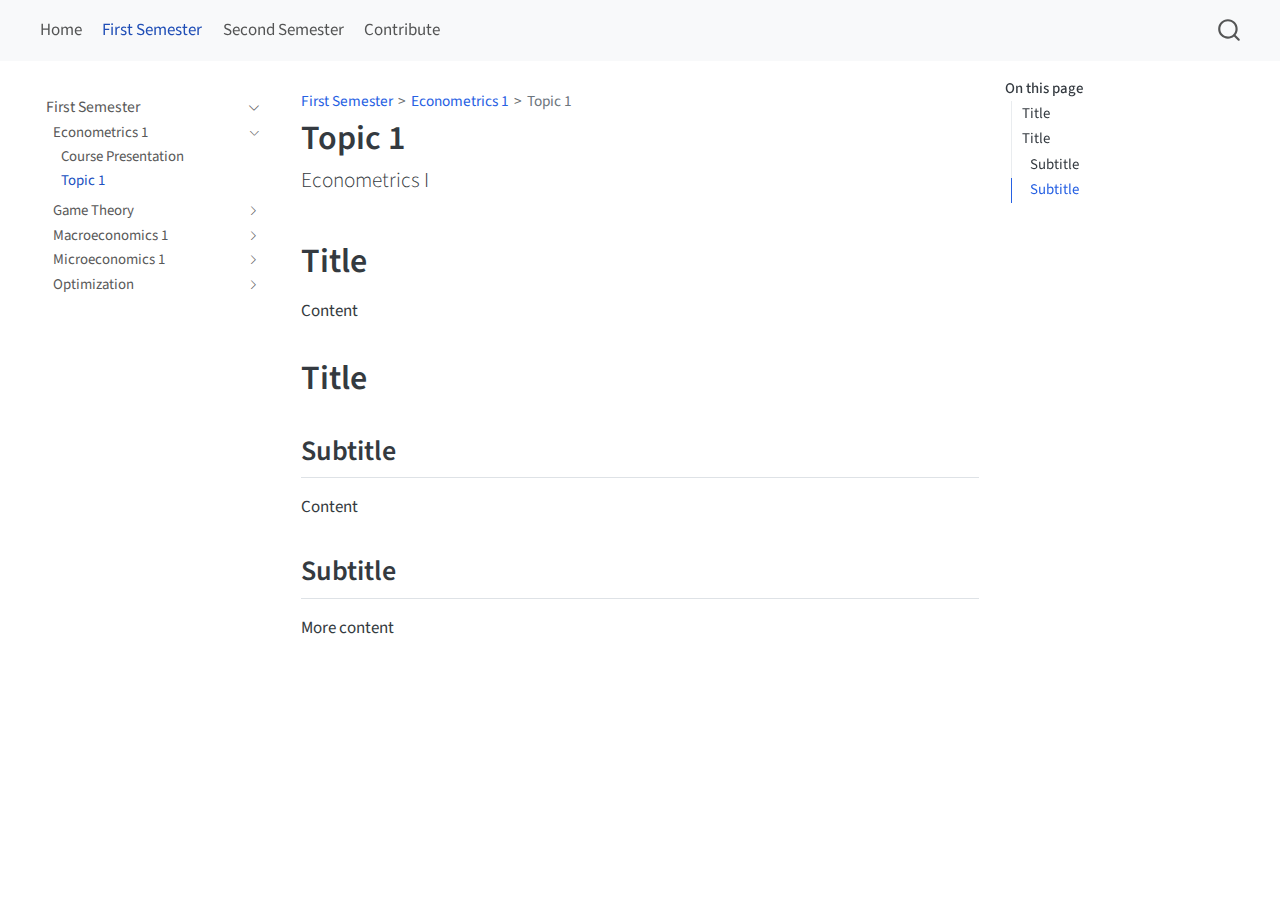
<file: docs/first_semester/econometrics_1/topic_1.html>
<!DOCTYPE html>
<html xmlns="http://www.w3.org/1999/xhtml" lang="en" xml:lang="en"><head>

<meta charset="utf-8">
<meta name="generator" content="quarto-1.5.47">

<meta name="viewport" content="width=device-width, initial-scale=1.0, user-scalable=yes">


<title>Topic 1 – ETE Notes</title>
<style>
code{white-space: pre-wrap;}
span.smallcaps{font-variant: small-caps;}
div.columns{display: flex; gap: min(4vw, 1.5em);}
div.column{flex: auto; overflow-x: auto;}
div.hanging-indent{margin-left: 1.5em; text-indent: -1.5em;}
ul.task-list{list-style: none;}
ul.task-list li input[type="checkbox"] {
  width: 0.8em;
  margin: 0 0.8em 0.2em -1em; /* quarto-specific, see https://github.com/quarto-dev/quarto-cli/issues/4556 */ 
  vertical-align: middle;
}
</style>


<script src="../../site_libs/quarto-nav/quarto-nav.js"></script>
<script src="../../site_libs/quarto-nav/headroom.min.js"></script>
<script src="../../site_libs/clipboard/clipboard.min.js"></script>
<script src="../../site_libs/quarto-search/autocomplete.umd.js"></script>
<script src="../../site_libs/quarto-search/fuse.min.js"></script>
<script src="../../site_libs/quarto-search/quarto-search.js"></script>
<meta name="quarto:offset" content="../../">
<script src="../../site_libs/quarto-html/quarto.js"></script>
<script src="../../site_libs/quarto-html/popper.min.js"></script>
<script src="../../site_libs/quarto-html/tippy.umd.min.js"></script>
<script src="../../site_libs/quarto-html/anchor.min.js"></script>
<link href="../../site_libs/quarto-html/tippy.css" rel="stylesheet">
<link href="../../site_libs/quarto-html/quarto-syntax-highlighting.css" rel="stylesheet" id="quarto-text-highlighting-styles">
<script src="../../site_libs/bootstrap/bootstrap.min.js"></script>
<link href="../../site_libs/bootstrap/bootstrap-icons.css" rel="stylesheet">
<link href="../../site_libs/bootstrap/bootstrap.min.css" rel="stylesheet" id="quarto-bootstrap" data-mode="light">
<script id="quarto-search-options" type="application/json">{
  "location": "navbar",
  "copy-button": false,
  "collapse-after": 3,
  "panel-placement": "end",
  "type": "overlay",
  "limit": 50,
  "keyboard-shortcut": [
    "f",
    "/",
    "s"
  ],
  "show-item-context": false,
  "language": {
    "search-no-results-text": "No results",
    "search-matching-documents-text": "matching documents",
    "search-copy-link-title": "Copy link to search",
    "search-hide-matches-text": "Hide additional matches",
    "search-more-match-text": "more match in this document",
    "search-more-matches-text": "more matches in this document",
    "search-clear-button-title": "Clear",
    "search-text-placeholder": "",
    "search-detached-cancel-button-title": "Cancel",
    "search-submit-button-title": "Submit",
    "search-label": "Search"
  }
}</script>


<link rel="stylesheet" href="../../styles.css">
</head>

<body class="nav-sidebar floating nav-fixed">

<div id="quarto-search-results"></div>
  <header id="quarto-header" class="headroom fixed-top">
    <nav class="navbar navbar-expand-lg " data-bs-theme="dark">
      <div class="navbar-container container-fluid">
            <div id="quarto-search" class="" title="Search"></div>
          <button class="navbar-toggler" type="button" data-bs-toggle="collapse" data-bs-target="#navbarCollapse" aria-controls="navbarCollapse" role="menu" aria-expanded="false" aria-label="Toggle navigation" onclick="if (window.quartoToggleHeadroom) { window.quartoToggleHeadroom(); }">
  <span class="navbar-toggler-icon"></span>
</button>
          <div class="collapse navbar-collapse" id="navbarCollapse">
            <ul class="navbar-nav navbar-nav-scroll me-auto">
  <li class="nav-item">
    <a class="nav-link" href="../../index.html"> 
<span class="menu-text">Home</span></a>
  </li>  
  <li class="nav-item">
    <a class="nav-link active" href="../../first_semester/index.html" aria-current="page"> 
<span class="menu-text">First Semester</span></a>
  </li>  
  <li class="nav-item">
    <a class="nav-link" href="../../second_semester/index.html"> 
<span class="menu-text">Second Semester</span></a>
  </li>  
  <li class="nav-item">
    <a class="nav-link" href="../../contribute.html"> 
<span class="menu-text">Contribute</span></a>
  </li>  
</ul>
          </div> <!-- /navcollapse -->
            <div class="quarto-navbar-tools">
</div>
      </div> <!-- /container-fluid -->
    </nav>
  <nav class="quarto-secondary-nav">
    <div class="container-fluid d-flex">
      <button type="button" class="quarto-btn-toggle btn" data-bs-toggle="collapse" role="button" data-bs-target=".quarto-sidebar-collapse-item" aria-controls="quarto-sidebar" aria-expanded="false" aria-label="Toggle sidebar navigation" onclick="if (window.quartoToggleHeadroom) { window.quartoToggleHeadroom(); }">
        <i class="bi bi-layout-text-sidebar-reverse"></i>
      </button>
        <nav class="quarto-page-breadcrumbs" aria-label="breadcrumb"><ol class="breadcrumb"><li class="breadcrumb-item"><a href="../../first_semester/index.html">First Semester</a></li><li class="breadcrumb-item"><a href="../../first_semester/econometrics_1/presentation.html">Econometrics 1</a></li><li class="breadcrumb-item"><a href="../../first_semester/econometrics_1/topic_1.html">Topic 1</a></li></ol></nav>
        <a class="flex-grow-1" role="navigation" data-bs-toggle="collapse" data-bs-target=".quarto-sidebar-collapse-item" aria-controls="quarto-sidebar" aria-expanded="false" aria-label="Toggle sidebar navigation" onclick="if (window.quartoToggleHeadroom) { window.quartoToggleHeadroom(); }">      
        </a>
    </div>
  </nav>
</header>
<!-- content -->
<div id="quarto-content" class="quarto-container page-columns page-rows-contents page-layout-article page-navbar">
<!-- sidebar -->
  <nav id="quarto-sidebar" class="sidebar collapse collapse-horizontal quarto-sidebar-collapse-item sidebar-navigation floating overflow-auto">
    <div class="sidebar-menu-container"> 
    <ul class="list-unstyled mt-1">
        <li class="sidebar-item sidebar-item-section">
      <div class="sidebar-item-container"> 
            <a href="../../first_semester/index.html" class="sidebar-item-text sidebar-link">
 <span class="menu-text">First Semester</span></a>
          <a class="sidebar-item-toggle text-start" data-bs-toggle="collapse" data-bs-target="#quarto-sidebar-section-1" role="navigation" aria-expanded="true" aria-label="Toggle section">
            <i class="bi bi-chevron-right ms-2"></i>
          </a> 
      </div>
      <ul id="quarto-sidebar-section-1" class="collapse list-unstyled sidebar-section depth1 show">  
          <li class="sidebar-item sidebar-item-section">
      <div class="sidebar-item-container"> 
            <a class="sidebar-item-text sidebar-link text-start" data-bs-toggle="collapse" data-bs-target="#quarto-sidebar-section-2" role="navigation" aria-expanded="true">
 <span class="menu-text">Econometrics 1</span></a>
          <a class="sidebar-item-toggle text-start" data-bs-toggle="collapse" data-bs-target="#quarto-sidebar-section-2" role="navigation" aria-expanded="true" aria-label="Toggle section">
            <i class="bi bi-chevron-right ms-2"></i>
          </a> 
      </div>
      <ul id="quarto-sidebar-section-2" class="collapse list-unstyled sidebar-section depth2 show">  
          <li class="sidebar-item">
  <div class="sidebar-item-container"> 
  <a href="../../first_semester/econometrics_1/presentation.html" class="sidebar-item-text sidebar-link">
 <span class="menu-text">Course Presentation</span></a>
  </div>
</li>
          <li class="sidebar-item">
  <div class="sidebar-item-container"> 
  <a href="../../first_semester/econometrics_1/topic_1.html" class="sidebar-item-text sidebar-link active">
 <span class="menu-text">Topic 1</span></a>
  </div>
</li>
      </ul>
  </li>
          <li class="sidebar-item sidebar-item-section">
      <div class="sidebar-item-container"> 
            <a class="sidebar-item-text sidebar-link text-start collapsed" data-bs-toggle="collapse" data-bs-target="#quarto-sidebar-section-3" role="navigation" aria-expanded="false">
 <span class="menu-text">Game Theory</span></a>
          <a class="sidebar-item-toggle text-start collapsed" data-bs-toggle="collapse" data-bs-target="#quarto-sidebar-section-3" role="navigation" aria-expanded="false" aria-label="Toggle section">
            <i class="bi bi-chevron-right ms-2"></i>
          </a> 
      </div>
      <ul id="quarto-sidebar-section-3" class="collapse list-unstyled sidebar-section depth2 ">  
          <li class="sidebar-item">
  <div class="sidebar-item-container"> 
  <a href="../../first_semester/game_theory/presentation.html" class="sidebar-item-text sidebar-link">
 <span class="menu-text">Presentation</span></a>
  </div>
</li>
          <li class="sidebar-item">
  <div class="sidebar-item-container"> 
  <a href="../../first_semester/game_theory/topic_1.html" class="sidebar-item-text sidebar-link">
 <span class="menu-text">Topic 1</span></a>
  </div>
</li>
      </ul>
  </li>
          <li class="sidebar-item sidebar-item-section">
      <div class="sidebar-item-container"> 
            <a class="sidebar-item-text sidebar-link text-start collapsed" data-bs-toggle="collapse" data-bs-target="#quarto-sidebar-section-4" role="navigation" aria-expanded="false">
 <span class="menu-text">Macroeconomics 1</span></a>
          <a class="sidebar-item-toggle text-start collapsed" data-bs-toggle="collapse" data-bs-target="#quarto-sidebar-section-4" role="navigation" aria-expanded="false" aria-label="Toggle section">
            <i class="bi bi-chevron-right ms-2"></i>
          </a> 
      </div>
      <ul id="quarto-sidebar-section-4" class="collapse list-unstyled sidebar-section depth2 ">  
          <li class="sidebar-item">
  <div class="sidebar-item-container"> 
  <a href="../../first_semester/macroeconomics_1/presentation.html" class="sidebar-item-text sidebar-link">
 <span class="menu-text">Presentation</span></a>
  </div>
</li>
          <li class="sidebar-item">
  <div class="sidebar-item-container"> 
  <a href="../../first_semester/macroeconomics_1/topic_1.html" class="sidebar-item-text sidebar-link">
 <span class="menu-text">Topic 1</span></a>
  </div>
</li>
      </ul>
  </li>
          <li class="sidebar-item sidebar-item-section">
      <div class="sidebar-item-container"> 
            <a class="sidebar-item-text sidebar-link text-start collapsed" data-bs-toggle="collapse" data-bs-target="#quarto-sidebar-section-5" role="navigation" aria-expanded="false">
 <span class="menu-text">Microeconomics 1</span></a>
          <a class="sidebar-item-toggle text-start collapsed" data-bs-toggle="collapse" data-bs-target="#quarto-sidebar-section-5" role="navigation" aria-expanded="false" aria-label="Toggle section">
            <i class="bi bi-chevron-right ms-2"></i>
          </a> 
      </div>
      <ul id="quarto-sidebar-section-5" class="collapse list-unstyled sidebar-section depth2 ">  
          <li class="sidebar-item">
  <div class="sidebar-item-container"> 
  <a href="../../first_semester/microeconomics_1/presentation.html" class="sidebar-item-text sidebar-link">
 <span class="menu-text">Presentation</span></a>
  </div>
</li>
          <li class="sidebar-item">
  <div class="sidebar-item-container"> 
  <a href="../../first_semester/microeconomics_1/topic_1.html" class="sidebar-item-text sidebar-link">
 <span class="menu-text">Topic 1</span></a>
  </div>
</li>
      </ul>
  </li>
          <li class="sidebar-item sidebar-item-section">
      <div class="sidebar-item-container"> 
            <a class="sidebar-item-text sidebar-link text-start collapsed" data-bs-toggle="collapse" data-bs-target="#quarto-sidebar-section-6" role="navigation" aria-expanded="false">
 <span class="menu-text">Optimization</span></a>
          <a class="sidebar-item-toggle text-start collapsed" data-bs-toggle="collapse" data-bs-target="#quarto-sidebar-section-6" role="navigation" aria-expanded="false" aria-label="Toggle section">
            <i class="bi bi-chevron-right ms-2"></i>
          </a> 
      </div>
      <ul id="quarto-sidebar-section-6" class="collapse list-unstyled sidebar-section depth2 ">  
          <li class="sidebar-item">
  <div class="sidebar-item-container"> 
  <a href="../../first_semester/optimization/presentation.html" class="sidebar-item-text sidebar-link">
 <span class="menu-text">Presentation</span></a>
  </div>
</li>
          <li class="sidebar-item">
  <div class="sidebar-item-container"> 
  <a href="../../first_semester/optimization/topic_1.html" class="sidebar-item-text sidebar-link">
 <span class="menu-text">Topic 1</span></a>
  </div>
</li>
      </ul>
  </li>
      </ul>
  </li>
    </ul>
    </div>
</nav>
<div id="quarto-sidebar-glass" class="quarto-sidebar-collapse-item" data-bs-toggle="collapse" data-bs-target=".quarto-sidebar-collapse-item"></div>
<!-- margin-sidebar -->
    <div id="quarto-margin-sidebar" class="sidebar margin-sidebar">
        <nav id="TOC" role="doc-toc" class="toc-active">
    <h2 id="toc-title">On this page</h2>
   
  <ul>
  <li><a href="#title" id="toc-title" class="nav-link active" data-scroll-target="#title">Title</a></li>
  <li><a href="#title-1" id="toc-title-1" class="nav-link" data-scroll-target="#title-1">Title</a>
  <ul class="collapse">
  <li><a href="#subtitle" id="toc-subtitle" class="nav-link" data-scroll-target="#subtitle">Subtitle</a></li>
  <li><a href="#subtitle-1" id="toc-subtitle-1" class="nav-link" data-scroll-target="#subtitle-1">Subtitle</a></li>
  </ul></li>
  </ul>
</nav>
    </div>
<!-- main -->
<main class="content" id="quarto-document-content">

<header id="title-block-header" class="quarto-title-block default"><nav class="quarto-page-breadcrumbs quarto-title-breadcrumbs d-none d-lg-block" aria-label="breadcrumb"><ol class="breadcrumb"><li class="breadcrumb-item"><a href="../../first_semester/index.html">First Semester</a></li><li class="breadcrumb-item"><a href="../../first_semester/econometrics_1/presentation.html">Econometrics 1</a></li><li class="breadcrumb-item"><a href="../../first_semester/econometrics_1/topic_1.html">Topic 1</a></li></ol></nav>
<div class="quarto-title">
<h1 class="title">Topic 1</h1>
<p class="subtitle lead">Econometrics I</p>
</div>



<div class="quarto-title-meta">

    
  
    
  </div>
  


</header>


<section id="title" class="level1">
<h1>Title</h1>
<p>Content</p>
</section>
<section id="title-1" class="level1">
<h1>Title</h1>
<section id="subtitle" class="level2">
<h2 class="anchored" data-anchor-id="subtitle">Subtitle</h2>
<p>Content</p>
</section>
<section id="subtitle-1" class="level2">
<h2 class="anchored" data-anchor-id="subtitle-1">Subtitle</h2>
<p>More content</p>


</section>
</section>

</main> <!-- /main -->
<script id="quarto-html-after-body" type="application/javascript">
window.document.addEventListener("DOMContentLoaded", function (event) {
  const toggleBodyColorMode = (bsSheetEl) => {
    const mode = bsSheetEl.getAttribute("data-mode");
    const bodyEl = window.document.querySelector("body");
    if (mode === "dark") {
      bodyEl.classList.add("quarto-dark");
      bodyEl.classList.remove("quarto-light");
    } else {
      bodyEl.classList.add("quarto-light");
      bodyEl.classList.remove("quarto-dark");
    }
  }
  const toggleBodyColorPrimary = () => {
    const bsSheetEl = window.document.querySelector("link#quarto-bootstrap");
    if (bsSheetEl) {
      toggleBodyColorMode(bsSheetEl);
    }
  }
  toggleBodyColorPrimary();  
  const icon = "";
  const anchorJS = new window.AnchorJS();
  anchorJS.options = {
    placement: 'right',
    icon: icon
  };
  anchorJS.add('.anchored');
  const isCodeAnnotation = (el) => {
    for (const clz of el.classList) {
      if (clz.startsWith('code-annotation-')) {                     
        return true;
      }
    }
    return false;
  }
  const onCopySuccess = function(e) {
    // button target
    const button = e.trigger;
    // don't keep focus
    button.blur();
    // flash "checked"
    button.classList.add('code-copy-button-checked');
    var currentTitle = button.getAttribute("title");
    button.setAttribute("title", "Copied!");
    let tooltip;
    if (window.bootstrap) {
      button.setAttribute("data-bs-toggle", "tooltip");
      button.setAttribute("data-bs-placement", "left");
      button.setAttribute("data-bs-title", "Copied!");
      tooltip = new bootstrap.Tooltip(button, 
        { trigger: "manual", 
          customClass: "code-copy-button-tooltip",
          offset: [0, -8]});
      tooltip.show();    
    }
    setTimeout(function() {
      if (tooltip) {
        tooltip.hide();
        button.removeAttribute("data-bs-title");
        button.removeAttribute("data-bs-toggle");
        button.removeAttribute("data-bs-placement");
      }
      button.setAttribute("title", currentTitle);
      button.classList.remove('code-copy-button-checked');
    }, 1000);
    // clear code selection
    e.clearSelection();
  }
  const getTextToCopy = function(trigger) {
      const codeEl = trigger.previousElementSibling.cloneNode(true);
      for (const childEl of codeEl.children) {
        if (isCodeAnnotation(childEl)) {
          childEl.remove();
        }
      }
      return codeEl.innerText;
  }
  const clipboard = new window.ClipboardJS('.code-copy-button:not([data-in-quarto-modal])', {
    text: getTextToCopy
  });
  clipboard.on('success', onCopySuccess);
  if (window.document.getElementById('quarto-embedded-source-code-modal')) {
    // For code content inside modals, clipBoardJS needs to be initialized with a container option
    // TODO: Check when it could be a function (https://github.com/zenorocha/clipboard.js/issues/860)
    const clipboardModal = new window.ClipboardJS('.code-copy-button[data-in-quarto-modal]', {
      text: getTextToCopy,
      container: window.document.getElementById('quarto-embedded-source-code-modal')
    });
    clipboardModal.on('success', onCopySuccess);
  }
    var localhostRegex = new RegExp(/^(?:http|https):\/\/localhost\:?[0-9]*\//);
    var mailtoRegex = new RegExp(/^mailto:/);
      var filterRegex = new RegExp('/' + window.location.host + '/');
    var isInternal = (href) => {
        return filterRegex.test(href) || localhostRegex.test(href) || mailtoRegex.test(href);
    }
    // Inspect non-navigation links and adorn them if external
 	var links = window.document.querySelectorAll('a[href]:not(.nav-link):not(.navbar-brand):not(.toc-action):not(.sidebar-link):not(.sidebar-item-toggle):not(.pagination-link):not(.no-external):not([aria-hidden]):not(.dropdown-item):not(.quarto-navigation-tool):not(.about-link)');
    for (var i=0; i<links.length; i++) {
      const link = links[i];
      if (!isInternal(link.href)) {
        // undo the damage that might have been done by quarto-nav.js in the case of
        // links that we want to consider external
        if (link.dataset.originalHref !== undefined) {
          link.href = link.dataset.originalHref;
        }
      }
    }
  function tippyHover(el, contentFn, onTriggerFn, onUntriggerFn) {
    const config = {
      allowHTML: true,
      maxWidth: 500,
      delay: 100,
      arrow: false,
      appendTo: function(el) {
          return el.parentElement;
      },
      interactive: true,
      interactiveBorder: 10,
      theme: 'quarto',
      placement: 'bottom-start',
    };
    if (contentFn) {
      config.content = contentFn;
    }
    if (onTriggerFn) {
      config.onTrigger = onTriggerFn;
    }
    if (onUntriggerFn) {
      config.onUntrigger = onUntriggerFn;
    }
    window.tippy(el, config); 
  }
  const noterefs = window.document.querySelectorAll('a[role="doc-noteref"]');
  for (var i=0; i<noterefs.length; i++) {
    const ref = noterefs[i];
    tippyHover(ref, function() {
      // use id or data attribute instead here
      let href = ref.getAttribute('data-footnote-href') || ref.getAttribute('href');
      try { href = new URL(href).hash; } catch {}
      const id = href.replace(/^#\/?/, "");
      const note = window.document.getElementById(id);
      if (note) {
        return note.innerHTML;
      } else {
        return "";
      }
    });
  }
  const xrefs = window.document.querySelectorAll('a.quarto-xref');
  const processXRef = (id, note) => {
    // Strip column container classes
    const stripColumnClz = (el) => {
      el.classList.remove("page-full", "page-columns");
      if (el.children) {
        for (const child of el.children) {
          stripColumnClz(child);
        }
      }
    }
    stripColumnClz(note)
    if (id === null || id.startsWith('sec-')) {
      // Special case sections, only their first couple elements
      const container = document.createElement("div");
      if (note.children && note.children.length > 2) {
        container.appendChild(note.children[0].cloneNode(true));
        for (let i = 1; i < note.children.length; i++) {
          const child = note.children[i];
          if (child.tagName === "P" && child.innerText === "") {
            continue;
          } else {
            container.appendChild(child.cloneNode(true));
            break;
          }
        }
        if (window.Quarto?.typesetMath) {
          window.Quarto.typesetMath(container);
        }
        return container.innerHTML
      } else {
        if (window.Quarto?.typesetMath) {
          window.Quarto.typesetMath(note);
        }
        return note.innerHTML;
      }
    } else {
      // Remove any anchor links if they are present
      const anchorLink = note.querySelector('a.anchorjs-link');
      if (anchorLink) {
        anchorLink.remove();
      }
      if (window.Quarto?.typesetMath) {
        window.Quarto.typesetMath(note);
      }
      // TODO in 1.5, we should make sure this works without a callout special case
      if (note.classList.contains("callout")) {
        return note.outerHTML;
      } else {
        return note.innerHTML;
      }
    }
  }
  for (var i=0; i<xrefs.length; i++) {
    const xref = xrefs[i];
    tippyHover(xref, undefined, function(instance) {
      instance.disable();
      let url = xref.getAttribute('href');
      let hash = undefined; 
      if (url.startsWith('#')) {
        hash = url;
      } else {
        try { hash = new URL(url).hash; } catch {}
      }
      if (hash) {
        const id = hash.replace(/^#\/?/, "");
        const note = window.document.getElementById(id);
        if (note !== null) {
          try {
            const html = processXRef(id, note.cloneNode(true));
            instance.setContent(html);
          } finally {
            instance.enable();
            instance.show();
          }
        } else {
          // See if we can fetch this
          fetch(url.split('#')[0])
          .then(res => res.text())
          .then(html => {
            const parser = new DOMParser();
            const htmlDoc = parser.parseFromString(html, "text/html");
            const note = htmlDoc.getElementById(id);
            if (note !== null) {
              const html = processXRef(id, note);
              instance.setContent(html);
            } 
          }).finally(() => {
            instance.enable();
            instance.show();
          });
        }
      } else {
        // See if we can fetch a full url (with no hash to target)
        // This is a special case and we should probably do some content thinning / targeting
        fetch(url)
        .then(res => res.text())
        .then(html => {
          const parser = new DOMParser();
          const htmlDoc = parser.parseFromString(html, "text/html");
          const note = htmlDoc.querySelector('main.content');
          if (note !== null) {
            // This should only happen for chapter cross references
            // (since there is no id in the URL)
            // remove the first header
            if (note.children.length > 0 && note.children[0].tagName === "HEADER") {
              note.children[0].remove();
            }
            const html = processXRef(null, note);
            instance.setContent(html);
          } 
        }).finally(() => {
          instance.enable();
          instance.show();
        });
      }
    }, function(instance) {
    });
  }
      let selectedAnnoteEl;
      const selectorForAnnotation = ( cell, annotation) => {
        let cellAttr = 'data-code-cell="' + cell + '"';
        let lineAttr = 'data-code-annotation="' +  annotation + '"';
        const selector = 'span[' + cellAttr + '][' + lineAttr + ']';
        return selector;
      }
      const selectCodeLines = (annoteEl) => {
        const doc = window.document;
        const targetCell = annoteEl.getAttribute("data-target-cell");
        const targetAnnotation = annoteEl.getAttribute("data-target-annotation");
        const annoteSpan = window.document.querySelector(selectorForAnnotation(targetCell, targetAnnotation));
        const lines = annoteSpan.getAttribute("data-code-lines").split(",");
        const lineIds = lines.map((line) => {
          return targetCell + "-" + line;
        })
        let top = null;
        let height = null;
        let parent = null;
        if (lineIds.length > 0) {
            //compute the position of the single el (top and bottom and make a div)
            const el = window.document.getElementById(lineIds[0]);
            top = el.offsetTop;
            height = el.offsetHeight;
            parent = el.parentElement.parentElement;
          if (lineIds.length > 1) {
            const lastEl = window.document.getElementById(lineIds[lineIds.length - 1]);
            const bottom = lastEl.offsetTop + lastEl.offsetHeight;
            height = bottom - top;
          }
          if (top !== null && height !== null && parent !== null) {
            // cook up a div (if necessary) and position it 
            let div = window.document.getElementById("code-annotation-line-highlight");
            if (div === null) {
              div = window.document.createElement("div");
              div.setAttribute("id", "code-annotation-line-highlight");
              div.style.position = 'absolute';
              parent.appendChild(div);
            }
            div.style.top = top - 2 + "px";
            div.style.height = height + 4 + "px";
            div.style.left = 0;
            let gutterDiv = window.document.getElementById("code-annotation-line-highlight-gutter");
            if (gutterDiv === null) {
              gutterDiv = window.document.createElement("div");
              gutterDiv.setAttribute("id", "code-annotation-line-highlight-gutter");
              gutterDiv.style.position = 'absolute';
              const codeCell = window.document.getElementById(targetCell);
              const gutter = codeCell.querySelector('.code-annotation-gutter');
              gutter.appendChild(gutterDiv);
            }
            gutterDiv.style.top = top - 2 + "px";
            gutterDiv.style.height = height + 4 + "px";
          }
          selectedAnnoteEl = annoteEl;
        }
      };
      const unselectCodeLines = () => {
        const elementsIds = ["code-annotation-line-highlight", "code-annotation-line-highlight-gutter"];
        elementsIds.forEach((elId) => {
          const div = window.document.getElementById(elId);
          if (div) {
            div.remove();
          }
        });
        selectedAnnoteEl = undefined;
      };
        // Handle positioning of the toggle
    window.addEventListener(
      "resize",
      throttle(() => {
        elRect = undefined;
        if (selectedAnnoteEl) {
          selectCodeLines(selectedAnnoteEl);
        }
      }, 10)
    );
    function throttle(fn, ms) {
    let throttle = false;
    let timer;
      return (...args) => {
        if(!throttle) { // first call gets through
            fn.apply(this, args);
            throttle = true;
        } else { // all the others get throttled
            if(timer) clearTimeout(timer); // cancel #2
            timer = setTimeout(() => {
              fn.apply(this, args);
              timer = throttle = false;
            }, ms);
        }
      };
    }
      // Attach click handler to the DT
      const annoteDls = window.document.querySelectorAll('dt[data-target-cell]');
      for (const annoteDlNode of annoteDls) {
        annoteDlNode.addEventListener('click', (event) => {
          const clickedEl = event.target;
          if (clickedEl !== selectedAnnoteEl) {
            unselectCodeLines();
            const activeEl = window.document.querySelector('dt[data-target-cell].code-annotation-active');
            if (activeEl) {
              activeEl.classList.remove('code-annotation-active');
            }
            selectCodeLines(clickedEl);
            clickedEl.classList.add('code-annotation-active');
          } else {
            // Unselect the line
            unselectCodeLines();
            clickedEl.classList.remove('code-annotation-active');
          }
        });
      }
  const findCites = (el) => {
    const parentEl = el.parentElement;
    if (parentEl) {
      const cites = parentEl.dataset.cites;
      if (cites) {
        return {
          el,
          cites: cites.split(' ')
        };
      } else {
        return findCites(el.parentElement)
      }
    } else {
      return undefined;
    }
  };
  var bibliorefs = window.document.querySelectorAll('a[role="doc-biblioref"]');
  for (var i=0; i<bibliorefs.length; i++) {
    const ref = bibliorefs[i];
    const citeInfo = findCites(ref);
    if (citeInfo) {
      tippyHover(citeInfo.el, function() {
        var popup = window.document.createElement('div');
        citeInfo.cites.forEach(function(cite) {
          var citeDiv = window.document.createElement('div');
          citeDiv.classList.add('hanging-indent');
          citeDiv.classList.add('csl-entry');
          var biblioDiv = window.document.getElementById('ref-' + cite);
          if (biblioDiv) {
            citeDiv.innerHTML = biblioDiv.innerHTML;
          }
          popup.appendChild(citeDiv);
        });
        return popup.innerHTML;
      });
    }
  }
});
</script>
</div> <!-- /content -->




</body></html>
</file>
<file: docs/site_libs/quarto-html/tippy.css>
.tippy-box[data-animation=fade][data-state=hidden]{opacity:0}[data-tippy-root]{max-width:calc(100vw - 10px)}.tippy-box{position:relative;background-color:#333;color:#fff;border-radius:4px;font-size:14px;line-height:1.4;white-space:normal;outline:0;transition-property:transform,visibility,opacity}.tippy-box[data-placement^=top]>.tippy-arrow{bottom:0}.tippy-box[data-placement^=top]>.tippy-arrow:before{bottom:-7px;left:0;border-width:8px 8px 0;border-top-color:initial;transform-origin:center top}.tippy-box[data-placement^=bottom]>.tippy-arrow{top:0}.tippy-box[data-placement^=bottom]>.tippy-arrow:before{top:-7px;left:0;border-width:0 8px 8px;border-bottom-color:initial;transform-origin:center bottom}.tippy-box[data-placement^=left]>.tippy-arrow{right:0}.tippy-box[data-placement^=left]>.tippy-arrow:before{border-width:8px 0 8px 8px;border-left-color:initial;right:-7px;transform-origin:center left}.tippy-box[data-placement^=right]>.tippy-arrow{left:0}.tippy-box[data-placement^=right]>.tippy-arrow:before{left:-7px;border-width:8px 8px 8px 0;border-right-color:initial;transform-origin:center right}.tippy-box[data-inertia][data-state=visible]{transition-timing-function:cubic-bezier(.54,1.5,.38,1.11)}.tippy-arrow{width:16px;height:16px;color:#333}.tippy-arrow:before{content:"";position:absolute;border-color:transparent;border-style:solid}.tippy-content{position:relative;padding:5px 9px;z-index:1}
</file>
<file: docs/site_libs/quarto-html/quarto-syntax-highlighting.css>
/* quarto syntax highlight colors */
:root {
  --quarto-hl-ot-color: #003B4F;
  --quarto-hl-at-color: #657422;
  --quarto-hl-ss-color: #20794D;
  --quarto-hl-an-color: #5E5E5E;
  --quarto-hl-fu-color: #4758AB;
  --quarto-hl-st-color: #20794D;
  --quarto-hl-cf-color: #003B4F;
  --quarto-hl-op-color: #5E5E5E;
  --quarto-hl-er-color: #AD0000;
  --quarto-hl-bn-color: #AD0000;
  --quarto-hl-al-color: #AD0000;
  --quarto-hl-va-color: #111111;
  --quarto-hl-bu-color: inherit;
  --quarto-hl-ex-color: inherit;
  --quarto-hl-pp-color: #AD0000;
  --quarto-hl-in-color: #5E5E5E;
  --quarto-hl-vs-color: #20794D;
  --quarto-hl-wa-color: #5E5E5E;
  --quarto-hl-do-color: #5E5E5E;
  --quarto-hl-im-color: #00769E;
  --quarto-hl-ch-color: #20794D;
  --quarto-hl-dt-color: #AD0000;
  --quarto-hl-fl-color: #AD0000;
  --quarto-hl-co-color: #5E5E5E;
  --quarto-hl-cv-color: #5E5E5E;
  --quarto-hl-cn-color: #8f5902;
  --quarto-hl-sc-color: #5E5E5E;
  --quarto-hl-dv-color: #AD0000;
  --quarto-hl-kw-color: #003B4F;
}

/* other quarto variables */
:root {
  --quarto-font-monospace: SFMono-Regular, Menlo, Monaco, Consolas, "Liberation Mono", "Courier New", monospace;
}

pre > code.sourceCode > span {
  color: #003B4F;
}

code span {
  color: #003B4F;
}

code.sourceCode > span {
  color: #003B4F;
}

div.sourceCode,
div.sourceCode pre.sourceCode {
  color: #003B4F;
}

code span.ot {
  color: #003B4F;
  font-style: inherit;
}

code span.at {
  color: #657422;
  font-style: inherit;
}

code span.ss {
  color: #20794D;
  font-style: inherit;
}

code span.an {
  color: #5E5E5E;
  font-style: inherit;
}

code span.fu {
  color: #4758AB;
  font-style: inherit;
}

code span.st {
  color: #20794D;
  font-style: inherit;
}

code span.cf {
  color: #003B4F;
  font-weight: bold;
  font-style: inherit;
}

code span.op {
  color: #5E5E5E;
  font-style: inherit;
}

code span.er {
  color: #AD0000;
  font-style: inherit;
}

code span.bn {
  color: #AD0000;
  font-style: inherit;
}

code span.al {
  color: #AD0000;
  font-style: inherit;
}

code span.va {
  color: #111111;
  font-style: inherit;
}

code span.bu {
  font-style: inherit;
}

code span.ex {
  font-style: inherit;
}

code span.pp {
  color: #AD0000;
  font-style: inherit;
}

code span.in {
  color: #5E5E5E;
  font-style: inherit;
}

code span.vs {
  color: #20794D;
  font-style: inherit;
}

code span.wa {
  color: #5E5E5E;
  font-style: italic;
}

code span.do {
  color: #5E5E5E;
  font-style: italic;
}

code span.im {
  color: #00769E;
  font-style: inherit;
}

code span.ch {
  color: #20794D;
  font-style: inherit;
}

code span.dt {
  color: #AD0000;
  font-style: inherit;
}

code span.fl {
  color: #AD0000;
  font-style: inherit;
}

code span.co {
  color: #5E5E5E;
  font-style: inherit;
}

code span.cv {
  color: #5E5E5E;
  font-style: italic;
}

code span.cn {
  color: #8f5902;
  font-style: inherit;
}

code span.sc {
  color: #5E5E5E;
  font-style: inherit;
}

code span.dv {
  color: #AD0000;
  font-style: inherit;
}

code span.kw {
  color: #003B4F;
  font-weight: bold;
  font-style: inherit;
}

.prevent-inlining {
  content: "</";
}

/*# sourceMappingURL=debc5d5d77c3f9108843748ff7464032.css.map */
</file>
<file: docs/styles.css>
/* css styles */


@media only screen and (max-width: 600px) {
    .slide-deck {
       height: 400px;
     }
   }
   
   
@media (max-width: 575px) {
   
   .link-cards .card {
     margin-bottom: 20px;
     margin-right: 35px;
   }
   
   }
   
@media (min-width: 576px) { 
   .link-cards {
     display: flex;
     flex-direction: row;
     flex-wrap: wrap;
   }
   
   .link-cards .card {
     width: 190px;
     margin: 0 20px 12px 0;
   }
   
   
   }
   
   
.link-cards .card {
     border: none;
     padding: 0;
   }
   
.link-cards .card-title h4 {
     margin-top: 0;
   }
   
.link-cards .card-title p {
     margin-bottom: 0;
   }
   
.link-cards .card-subtitle {
     margin-bottom: 0.7rem;
   }
   
.link-cards .card-body {
     padding: 0.5rem;
     padding-left: 0.1rem;
   }
   
.link-cards .card-body ul {
     margin-bottom: 0;
     padding-left: 0;
     list-style-type: none;
   }
   
.link-cards .card-body ul a {
     text-decoration: none;
   }
   
.link-cards .card-body ul li {
     padding-bottom: 0.2rem;
   }
   
   
.card .source-code {
     margin-top: 3px;
   }

p {
    text-align: justify
  }
</file>
